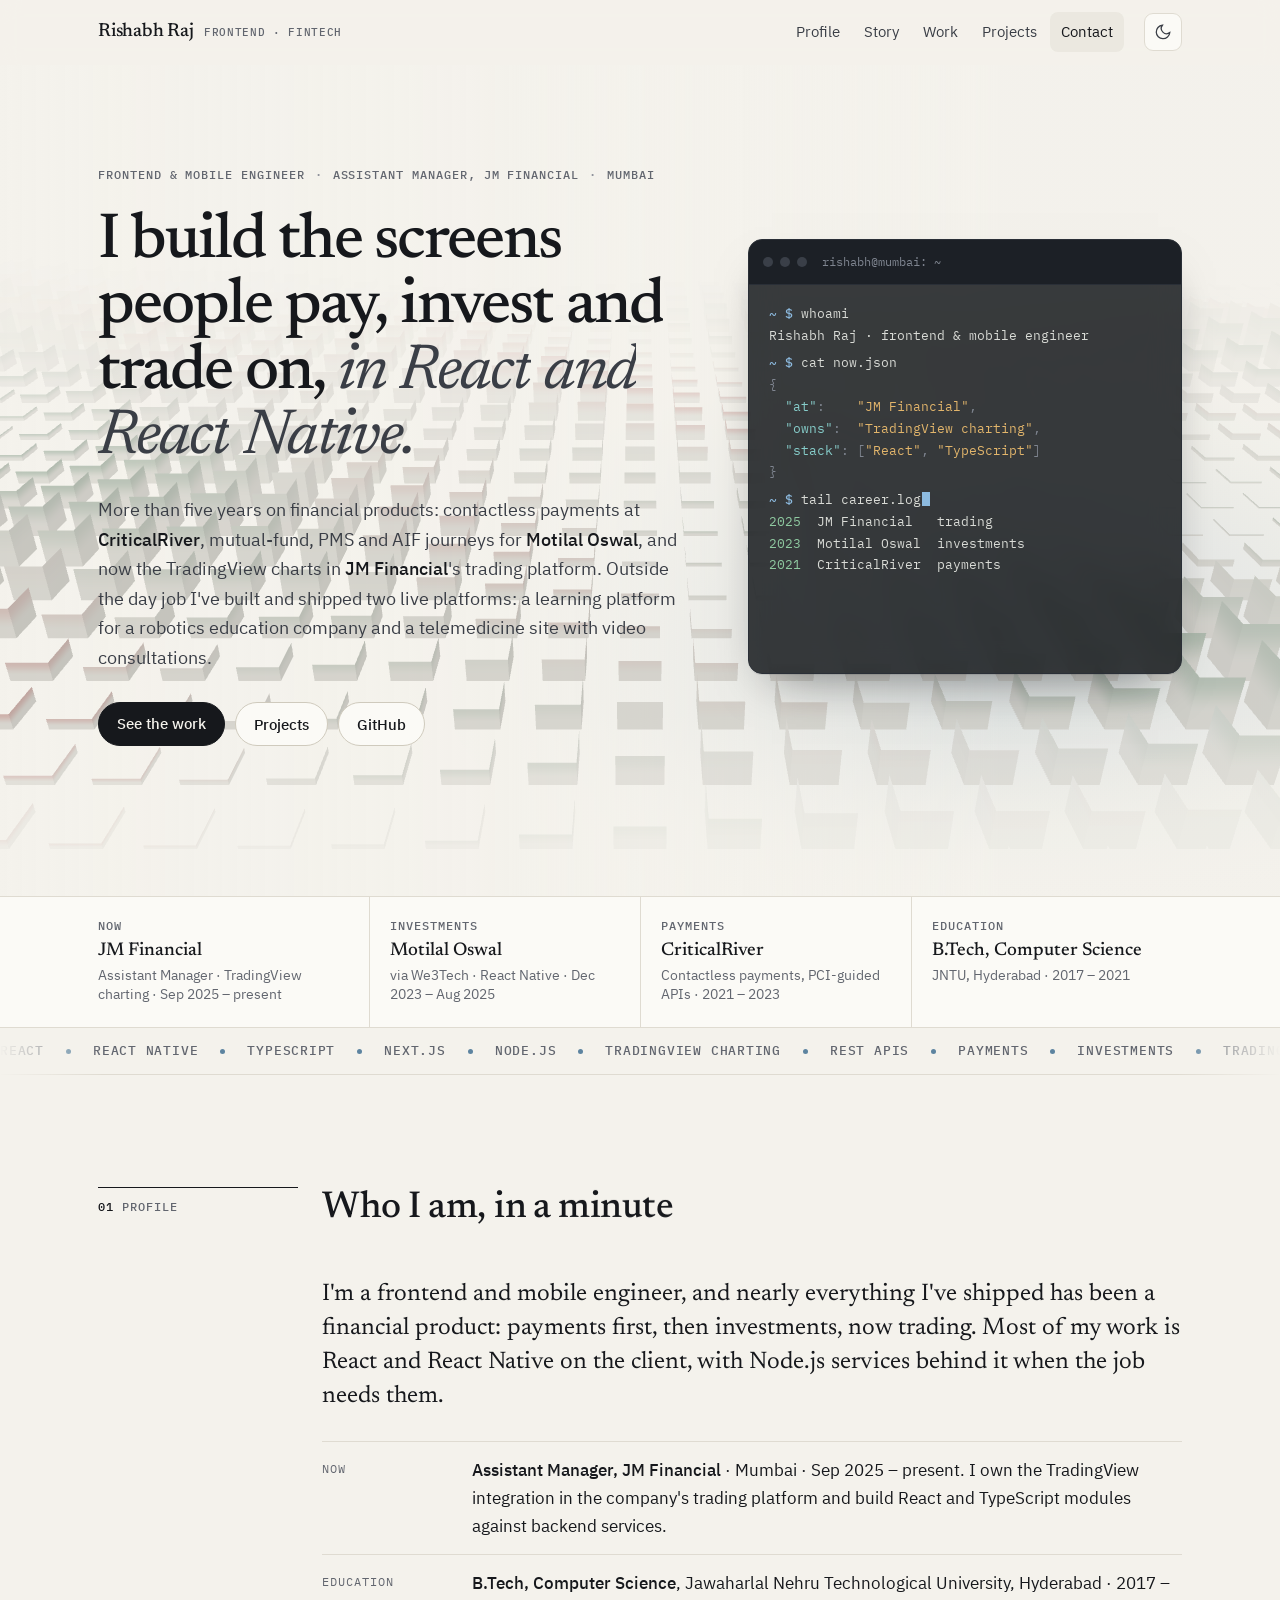
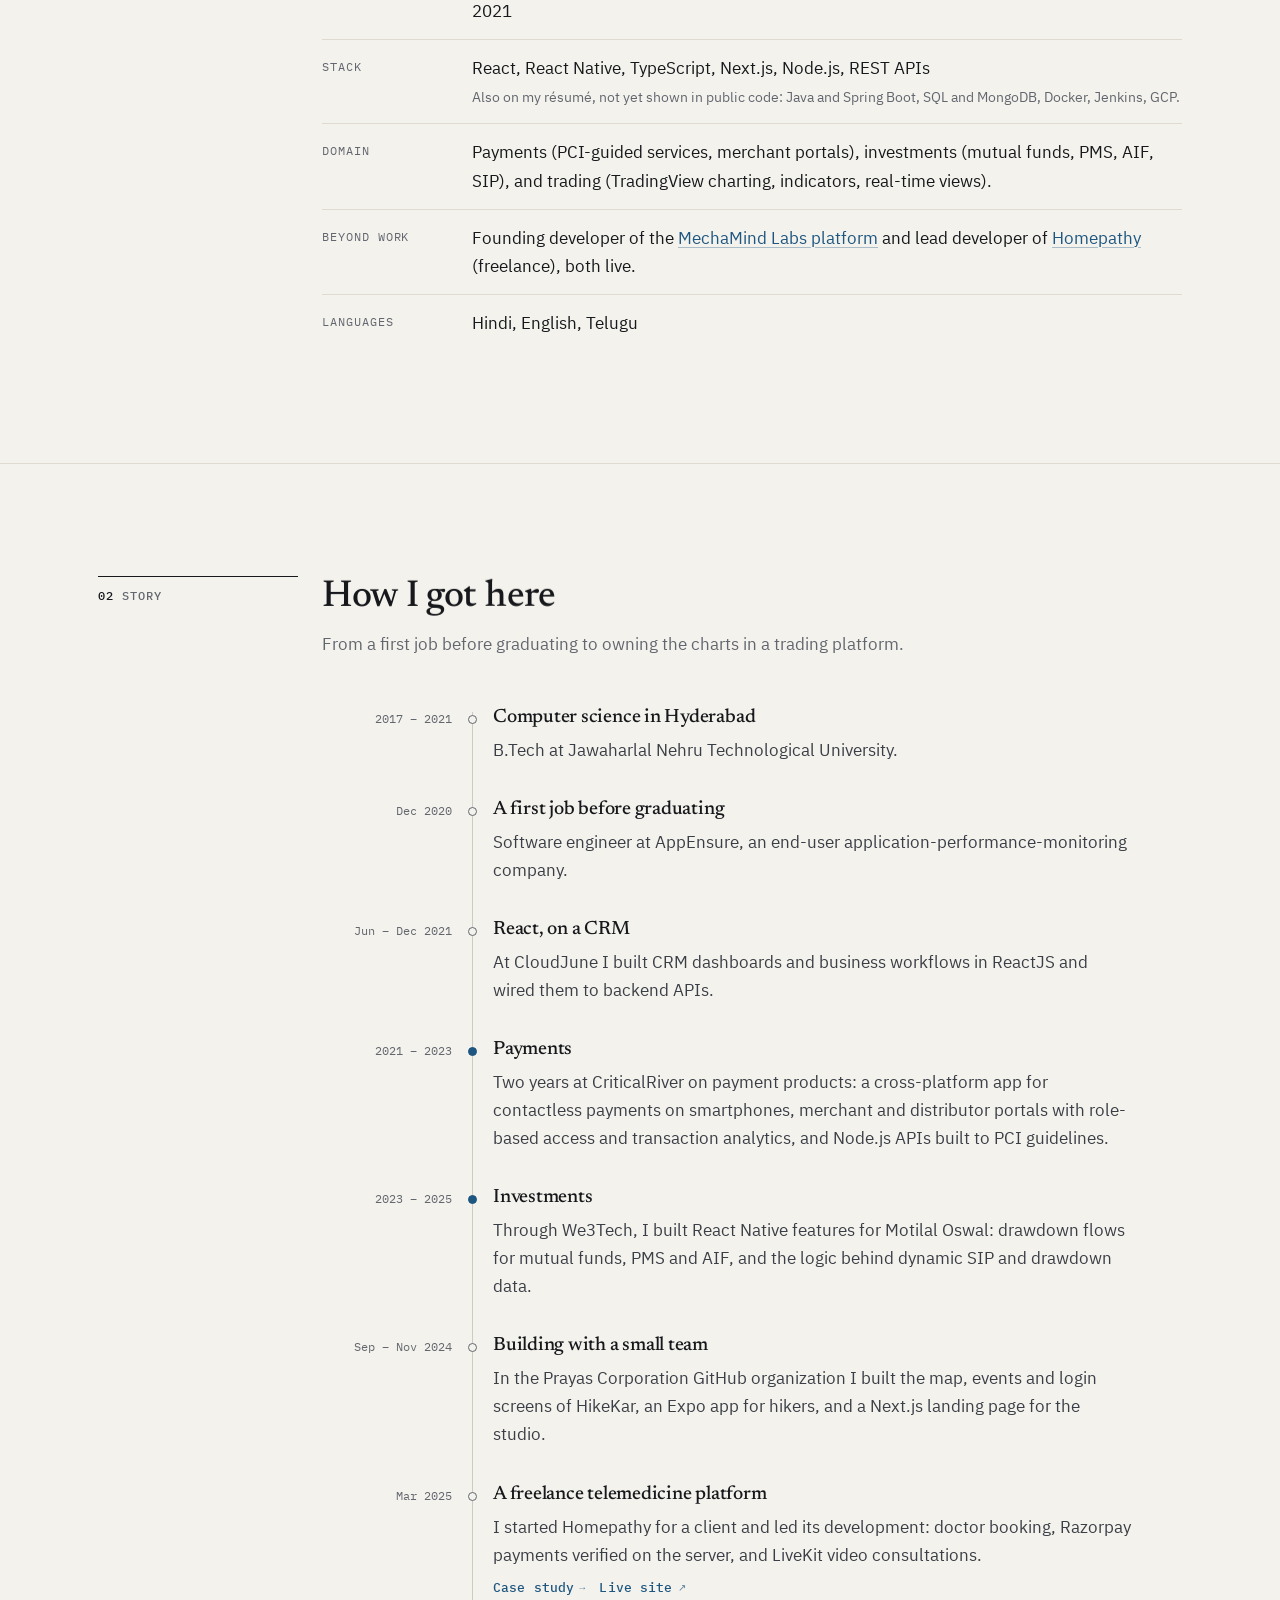
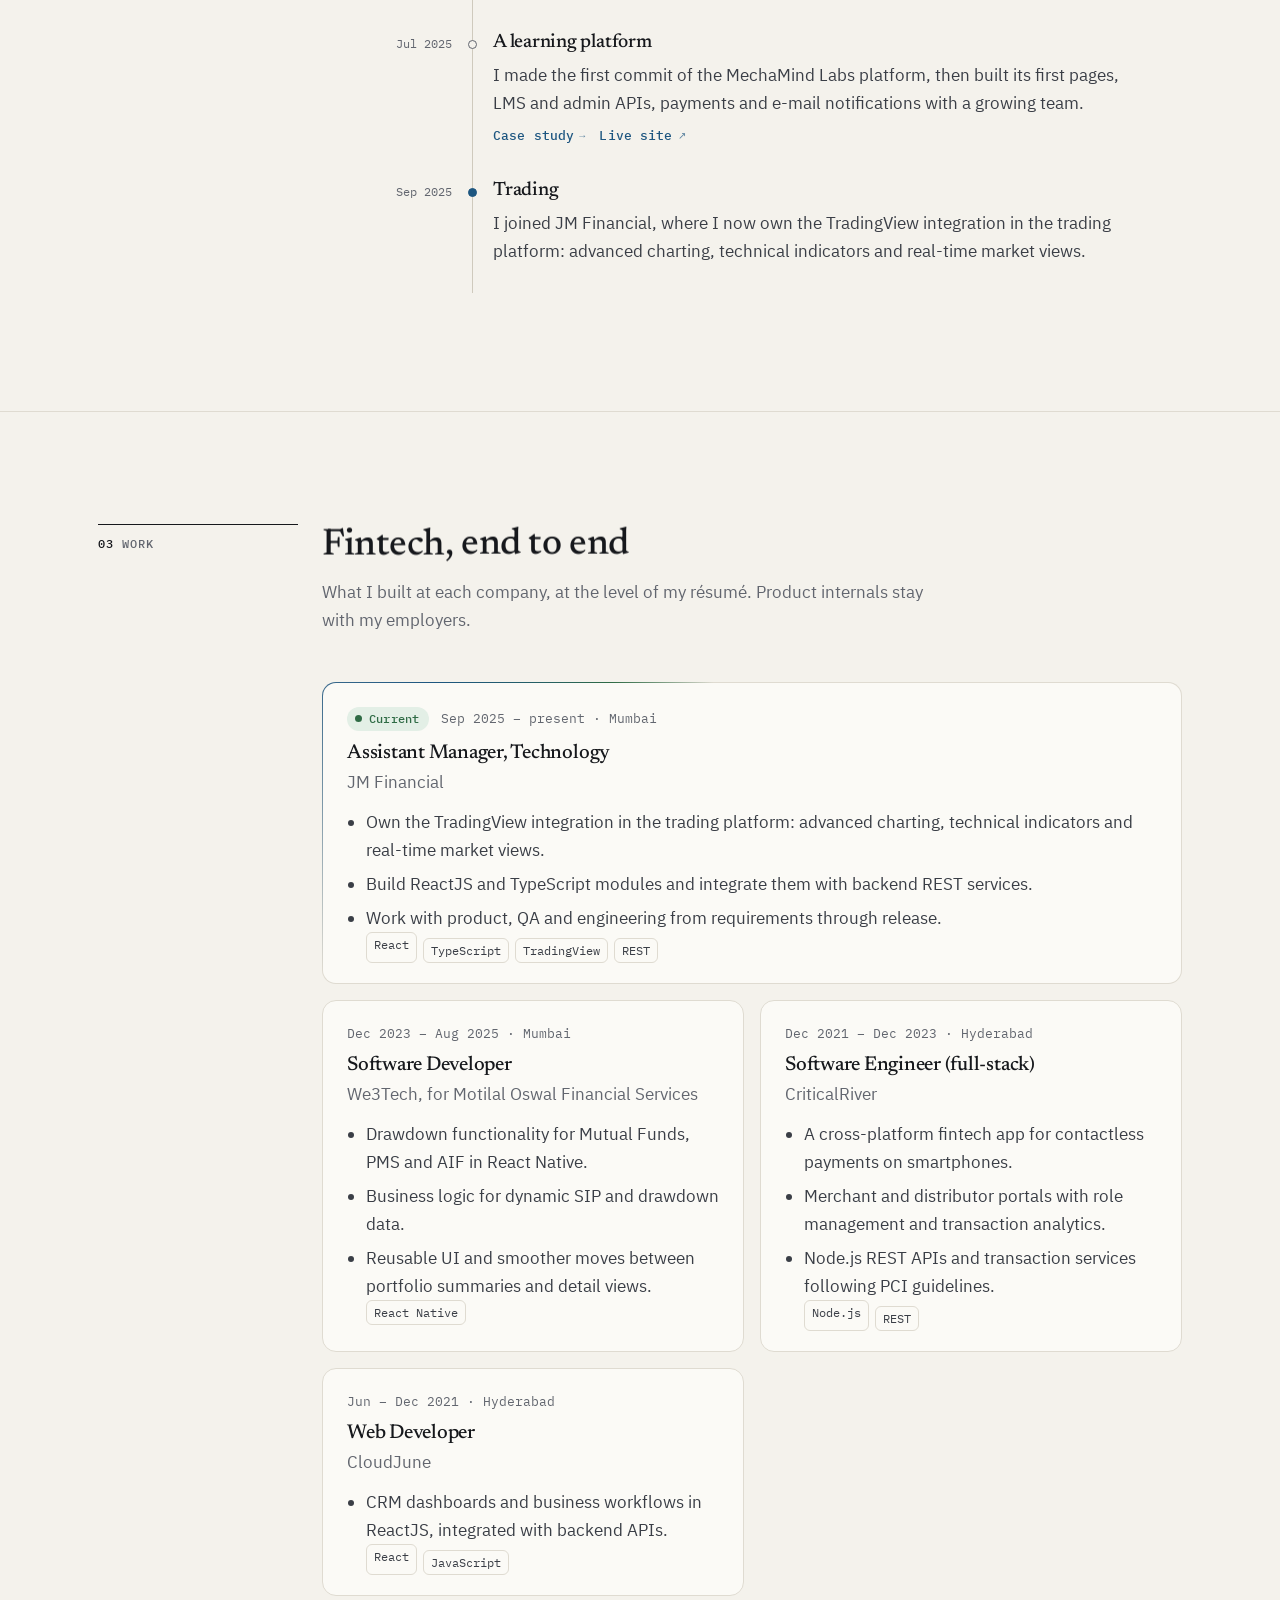
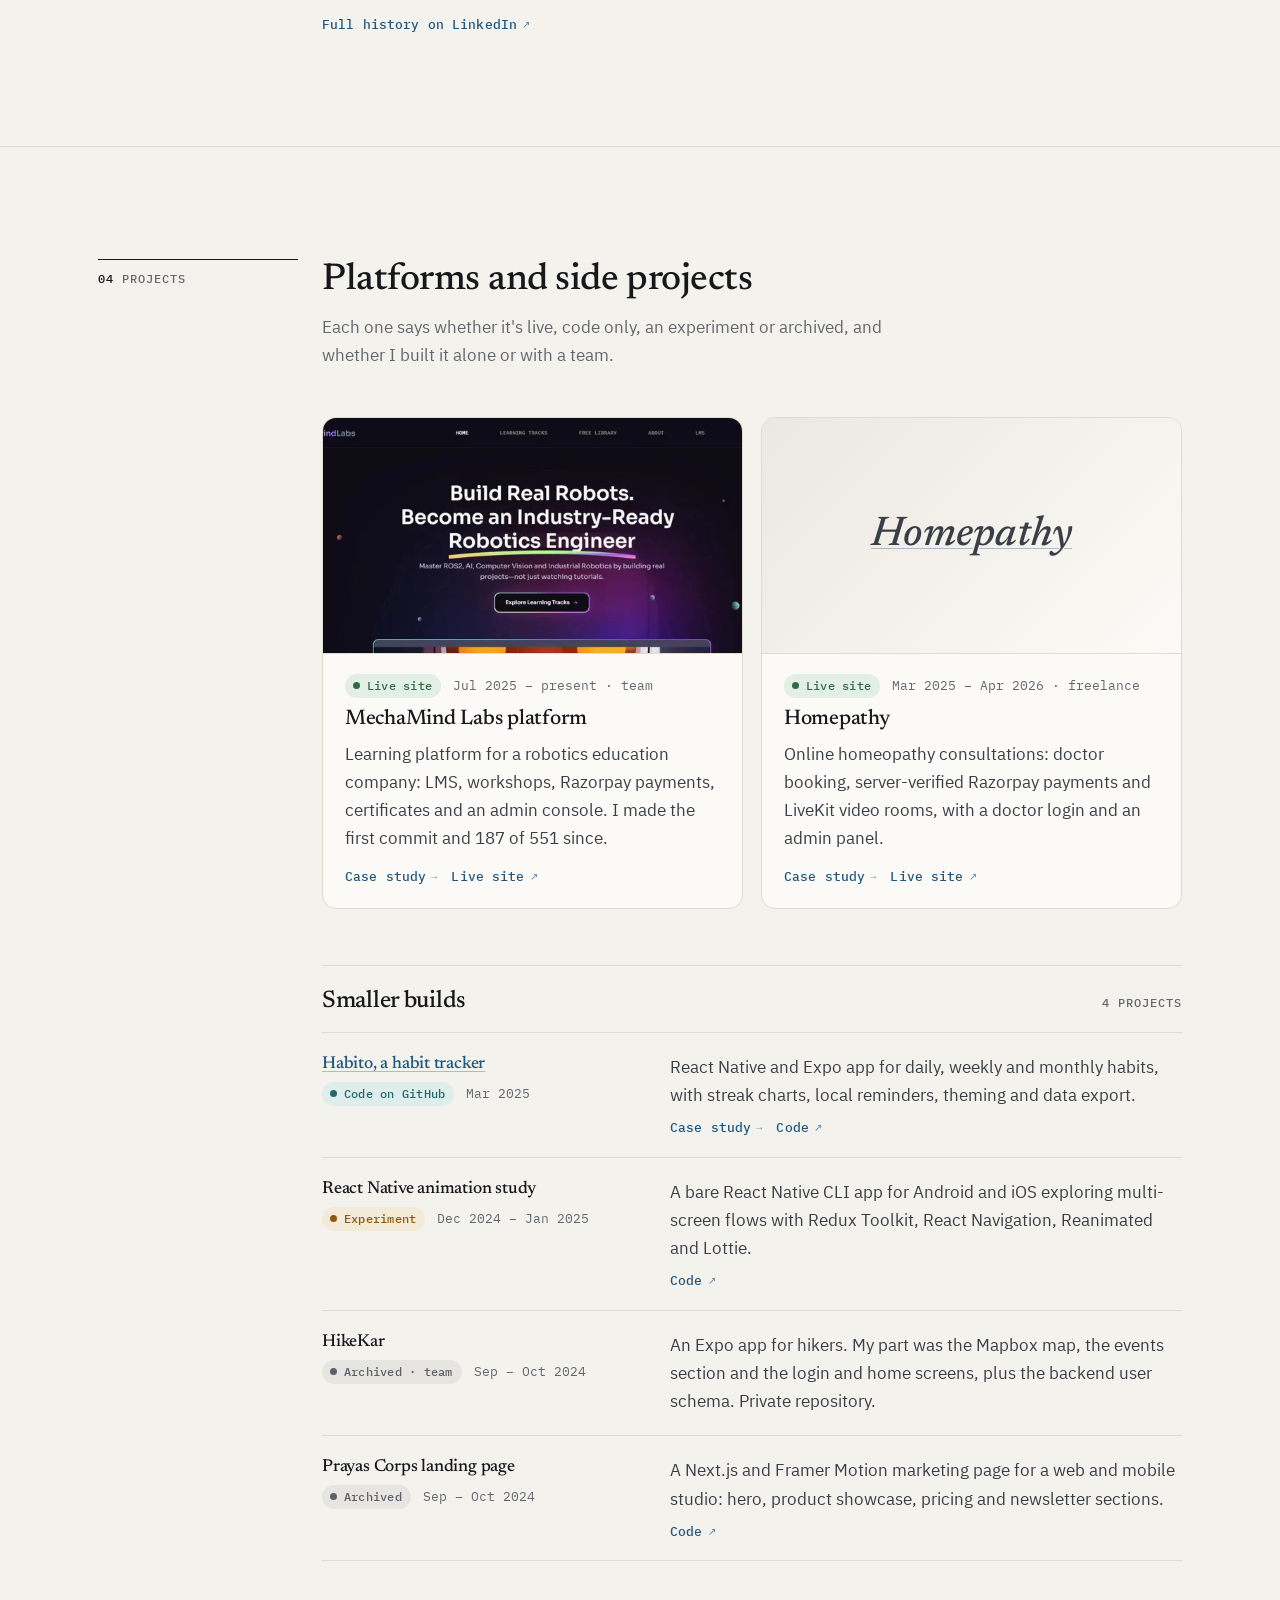
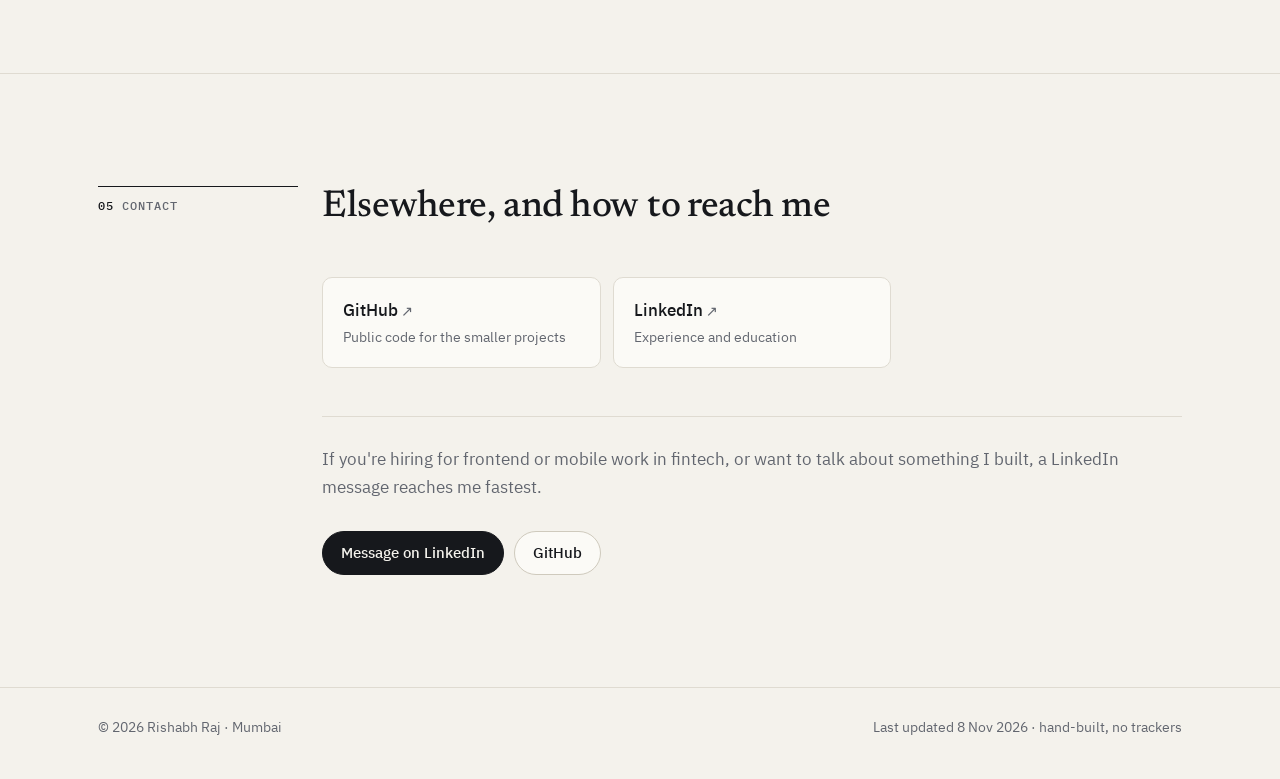
<file: index.html>
<!doctype html>
<html lang="en">
<head>
<meta charset="utf-8">
<meta name="viewport" content="width=device-width, initial-scale=1">
<title>Rishabh Raj · Frontend &amp; mobile engineer (fintech)</title>
<meta name="description" content="Rishabh Raj builds frontend and mobile software for trading, investment and payment products in Mumbai: TradingView charting at JM Financial, investment journeys for Motilal Oswal, contactless payments at CriticalRiver.">
<link rel="canonical" href="https://rishabh-raj-dev.github.io/">
<meta name="theme-color" content="#f3efe6" media="(prefers-color-scheme: light)">
<meta name="theme-color" content="#121110" media="(prefers-color-scheme: dark)">
<meta property="og:type" content="website">
<meta property="og:title" content="Rishabh Raj · Frontend &amp; mobile engineer (fintech)">
<meta property="og:description" content="Trading, investment and payment interfaces in React and React Native, with public evidence for each project.">
<meta property="og:url" content="https://rishabh-raj-dev.github.io/">
<meta property="og:image" content="https://rishabh-raj-dev.github.io/assets/img/og.jpg">
<meta property="og:image:width" content="1200">
<meta property="og:image:height" content="630">
<meta name="twitter:card" content="summary_large_image">
<link rel="icon" href="favicon.svg" type="image/svg+xml">
<link rel="preload" href="assets/fonts/newsreader-latin-wght-normal.woff2" as="font" type="font/woff2" crossorigin>
<link rel="preload" href="assets/fonts/newsreader-latin-wght-italic.woff2" as="font" type="font/woff2" crossorigin>
<link rel="preload" href="assets/fonts/ibm-plex-sans-latin-400-normal.woff2" as="font" type="font/woff2" crossorigin>
<link rel="stylesheet" href="assets/css/site.css">
<script>try{var t=localStorage.getItem('theme');if(t==='light'||t==='dark')document.documentElement.setAttribute('data-theme',t)}catch(e){}</script>
<script type="application/ld+json">
{"@context":"https://schema.org","@type":"Person","name":"Rishabh Raj","url":"https://rishabh-raj-dev.github.io/","jobTitle":"Assistant Manager, Technology","worksFor":{"@type":"Organization","name":"JM Financial"},"alumniOf":[{"@type":"CollegeOrUniversity","name":"Jawaharlal Nehru Technological University"}],"address":{"@type":"PostalAddress","addressLocality":"Mumbai","addressCountry":"IN"},"knowsAbout":["React","React Native","TypeScript","Next.js","Node.js","Fintech","TradingView charting"],"sameAs":["https://github.com/rishabh-raj-dev","https://www.linkedin.com/in/rishabh-raj-dev/"]}
</script>
<script src="assets/vendor/gsap.min.js" defer></script>
<script src="assets/vendor/ScrollTrigger.min.js" defer></script>
<script src="assets/js/field.js" defer></script>
<script src="assets/js/site.js" defer></script>
</head>
<body>
<a class="skip" href="#main">Skip to content</a>

<header class="nav" id="top">
  <div class="wrap">
    <a class="brand" href="#top">Rishabh Raj<span>Frontend · Fintech</span></a>
    <ul id="menu">
      <li><a href="#profile">Profile</a></li>
      <li><a href="#story">Story</a></li>
      <li><a href="#work">Work</a></li>
      <li><a href="#projects">Projects</a></li>
      <li><a href="#contact">Contact</a></li>
    </ul>
    <div class="nav-tools">
      <button class="icon-btn" type="button" data-theme-toggle aria-label="Switch theme"><svg viewBox="0 0 24 24" fill="none" stroke="currentColor" stroke-width="1.7" stroke-linecap="round" aria-hidden="true"><path d="M21 12.8A9 9 0 1 1 11.2 3a7 7 0 0 0 9.8 9.8z"/></svg></button>
      <button class="icon-btn menu-btn" type="button" data-menu aria-controls="menu" aria-expanded="false" aria-label="Menu"><svg viewBox="0 0 24 24" fill="none" stroke="currentColor" stroke-width="1.7" stroke-linecap="round" aria-hidden="true"><path d="M4 7h16M4 12h16M4 17h16"/></svg></button>
    </div>
  </div>
</header>

<main id="main">

<!-- HERO -->
<section class="hero" aria-labelledby="hero-title">
  <canvas class="field" data-field aria-hidden="true"></canvas>
  <div class="wrap">
    <div>
      <div class="eyebrow"><span>Frontend &amp; mobile engineer</span><span>Assistant Manager, JM Financial</span><span>Mumbai</span></div>
      <h1 id="hero-title">I build the screens people pay, invest and trade on, <em>in React and React Native.</em></h1>
      <p class="lede">More than five years on financial products: contactless payments at <strong>CriticalRiver</strong>, mutual-fund, PMS and AIF journeys for <strong>Motilal Oswal</strong>, and now the TradingView charts in <strong>JM Financial</strong>'s trading platform. Outside the day job I've built and shipped two live platforms: a learning platform for a robotics education company and a telemedicine site with video consultations.</p>
      <div class="btns">
        <a class="btn primary" href="#work">See the work</a>
        <a class="btn" href="#projects">Projects</a>
        <a class="btn" href="https://github.com/rishabh-raj-dev" target="_blank" rel="noopener">GitHub</a>
      </div>
    </div>
    <div class="term" data-term aria-hidden="true">
      <div class="term-bar"><i></i><i></i><i></i><span>rishabh@mumbai: ~</span><button type="button" class="term-replay" data-term-replay tabindex="-1">replay</button></div>
<div class="term-body"><span class="ln cmd"><b>~ $</b> <span data-type>whoami</span></span>
<span class="ln out">Rishabh Raj · frontend &amp; mobile engineer</span>
<span class="ln cmd"><b>~ $</b> <span data-type>cat now.json</span></span>
<span class="ln out">{
  <s>"at"</s>:    <u>"JM Financial"</u>,
  <s>"owns"</s>:  <u>"TradingView charting"</u>,
  <s>"stack"</s>: [<u>"React"</u>, <u>"TypeScript"</u>]
}</span>
<span class="ln cmd"><b>~ $</b> <span data-type>tail career.log</span></span>
<span class="ln out"><em>2025</em>  JM Financial   trading
<em>2023</em>  Motilal Oswal  investments
<em>2021</em>  CriticalRiver  payments</span>
<span class="ln cmd"><b>~ $</b> <span data-type>ls shipped/</span></span>
<span class="ln out"><u>mechamindlabs.com</u>  <u>homepathy.in</u></span>
<span class="ln cmd last"><b>~ $</b> <span class="caret"></span></span></div>
    </div>
  </div>
</section>

<div class="glance">
  <div class="wrap">
    <div class="cell"><div class="label">Now</div><div class="v">JM Financial</div><div class="s">Assistant Manager · TradingView charting · Sep 2025 – present</div></div>
    <div class="cell"><div class="label">Investments</div><div class="v">Motilal Oswal</div><div class="s">via We3Tech · React Native · Dec 2023 – Aug 2025</div></div>
    <div class="cell"><div class="label">Payments</div><div class="v">CriticalRiver</div><div class="s">Contactless payments, PCI-guided APIs · 2021 – 2023</div></div>
    <div class="cell"><div class="label">Education</div><div class="v">B.Tech, Computer Science</div><div class="s">JNTU, Hyderabad · 2017 – 2021</div></div>
  </div>
</div>

<div class="stackline" aria-hidden="true"><div class="track" data-ticker><span>React</span><i></i><span>React Native</span><i></i><span>TypeScript</span><i></i><span>Next.js</span><i></i><span>Node.js</span><i></i><span>TradingView charting</span><i></i><span>REST APIs</span><i></i><span>Payments</span><i></i><span>Investments</span><i></i><span>Trading</span><i></i></div></div>

<!-- PROFILE -->
<section class="section" id="profile">
  <div class="wrap">
    <div class="sec-head reveal">
      <div class="num"><b>01</b>Profile</div>
      <div><h2>Who I am, in a minute</h2></div>
    </div>
    <div class="sec-body reveal">
      <p class="in-short">I'm a frontend and mobile engineer, and nearly everything I've shipped has been a financial product: payments first, then investments, now trading. Most of my work is React and React Native on the client, with Node.js services behind it when the job needs them.</p>
      <dl class="facts">
        <dt>Now</dt>
        <dd><strong>Assistant Manager, JM Financial</strong> · Mumbai · Sep 2025 – present. I own the TradingView integration in the company's trading platform and build React and TypeScript modules against backend services.</dd>
        <dt>Education</dt>
        <dd><strong>B.Tech, Computer Science</strong>, Jawaharlal Nehru Technological University, Hyderabad · 2017 – 2021</dd>
        <dt>Stack</dt>
        <dd>React, React Native, TypeScript, Next.js, Node.js, REST APIs<span class="aside">Also on my résumé, not yet shown in public code: Java and Spring Boot, SQL and MongoDB, Docker, Jenkins, GCP.</span></dd>
        <dt>Domain</dt>
        <dd>Payments (PCI-guided services, merchant portals), investments (mutual funds, PMS, AIF, SIP), and trading (TradingView charting, indicators, real-time views).</dd>
        <dt>Beyond work</dt>
        <dd>Founding developer of the <a href="projects/mechamind/">MechaMind Labs platform</a> and lead developer of <a href="projects/homepathy/">Homepathy</a> (freelance), both live.</dd>
        <dt>Languages</dt>
        <dd>Hindi, English, Telugu</dd>
      </dl>
    </div>
  </div>
</section>

<!-- STORY -->
<section class="section" id="story">
  <div class="wrap">
    <div class="sec-head reveal">
      <div class="num"><b>02</b>Story</div>
      <div><h2>How I got here</h2><p class="lead">From a first job before graduating to owning the charts in a trading platform.</p></div>
    </div>
    <div class="sec-body">
      <ol class="story"><li class="story-line" aria-hidden="true"><span data-story-fill></span></li>
        <li class="chapter reveal"><div class="when">2017 – 2021</div><div><h3>Computer science in Hyderabad</h3><p>B.Tech at Jawaharlal Nehru Technological University.</p></div></li>
        <li class="chapter reveal"><div class="when">Dec 2020</div><div><h3>A first job before graduating</h3><p>Software engineer at AppEnsure, an end-user application-performance-monitoring company.</p></div></li>
        <li class="chapter reveal"><div class="when">Jun – Dec 2021</div><div><h3>React, on a CRM</h3><p>At CloudJune I built CRM dashboards and business workflows in ReactJS and wired them to backend APIs.</p></div></li>
        <li class="chapter key reveal"><div class="when">2021 – 2023</div><div><h3>Payments</h3><p>Two years at CriticalRiver on payment products: a cross-platform app for contactless payments on smartphones, merchant and distributor portals with role-based access and transaction analytics, and Node.js APIs built to PCI guidelines.</p></div></li>
        <li class="chapter key reveal"><div class="when">2023 – 2025</div><div><h3>Investments</h3><p>Through We3Tech, I built React Native features for Motilal Oswal: drawdown flows for mutual funds, PMS and AIF, and the logic behind dynamic SIP and drawdown data.</p></div></li>
        <li class="chapter reveal"><div class="when">Sep – Nov 2024</div><div><h3>Building with a small team</h3><p>In the Prayas Corporation GitHub organization I built the map, events and login screens of HikeKar, an Expo app for hikers, and a Next.js landing page for the studio.</p></div></li>
        <li class="chapter reveal"><div class="when">Mar 2025</div><div><h3>A freelance telemedicine platform</h3><p>I started Homepathy for a client and led its development: doctor booking, Razorpay payments verified on the server, and LiveKit video consultations.</p><div class="chips"><a class="chip int" href="projects/homepathy/">Case study</a><a class="chip" href="https://homepathy.in/" target="_blank" rel="noopener">Live site</a></div></div></li>
        <li class="chapter reveal"><div class="when">Jul 2025</div><div><h3>A learning platform</h3><p>I made the first commit of the MechaMind Labs platform, then built its first pages, LMS and admin APIs, payments and e-mail notifications with a growing team.</p><div class="chips"><a class="chip int" href="projects/mechamind/">Case study</a><a class="chip" href="https://www.mechamindlabs.com/" target="_blank" rel="noopener">Live site</a></div></div></li>
        <li class="chapter key reveal"><div class="when">Sep 2025</div><div><h3>Trading</h3><p>I joined JM Financial, where I now own the TradingView integration in the trading platform: advanced charting, technical indicators and real-time market views.</p></div></li>
      </ol>
    </div>
  </div>
</section>

<!-- WORK -->
<section class="section" id="work">
  <div class="wrap">
    <div class="sec-head reveal">
      <div class="num"><b>03</b>Work</div>
      <div><h2>Fintech, end to end</h2><p class="lead">What I built at each company, at the level of my résumé. Product internals stay with my employers.</p></div>
    </div>
    <div class="sec-body">
      <div class="roles">
        <article class="role now reveal">
          <div class="meta"><span class="status st-live">Current</span><span class="dates">Sep 2025 – present · Mumbai</span></div>
          <h3>Assistant Manager, Technology</h3>
          <p class="org">JM Financial</p>
          <ul>
            <li>Own the TradingView integration in the trading platform: advanced charting, technical indicators and real-time market views.</li>
            <li>Build ReactJS and TypeScript modules and integrate them with backend REST services.</li>
            <li>Work with product, QA and engineering from requirements through release.</li>
          </ul>
          <ul class="tags" aria-label="Technologies"><li>React</li><li>TypeScript</li><li>TradingView</li><li>REST</li></ul>
        </article>
        <article class="role reveal">
          <div class="meta"><span class="dates">Dec 2023 – Aug 2025 · Mumbai</span></div>
          <h3>Software Developer</h3>
          <p class="org">We3Tech, for Motilal Oswal Financial Services</p>
          <ul>
            <li>Drawdown functionality for Mutual Funds, PMS and AIF in React Native.</li>
            <li>Business logic for dynamic SIP and drawdown data.</li>
            <li>Reusable UI and smoother moves between portfolio summaries and detail views.</li>
          </ul>
          <ul class="tags" aria-label="Technologies"><li>React Native</li></ul>
        </article>
        <article class="role reveal">
          <div class="meta"><span class="dates">Dec 2021 – Dec 2023 · Hyderabad</span></div>
          <h3>Software Engineer (full-stack)</h3>
          <p class="org">CriticalRiver</p>
          <ul>
            <li>A cross-platform fintech app for contactless payments on smartphones.</li>
            <li>Merchant and distributor portals with role management and transaction analytics.</li>
            <li>Node.js REST APIs and transaction services following PCI guidelines.</li>
          </ul>
          <ul class="tags" aria-label="Technologies"><li>Node.js</li><li>REST</li></ul>
        </article>
        <article class="role reveal">
          <div class="meta"><span class="dates">Jun – Dec 2021 · Hyderabad</span></div>
          <h3>Web Developer</h3>
          <p class="org">CloudJune</p>
          <ul><li>CRM dashboards and business workflows in ReactJS, integrated with backend APIs.</li></ul>
          <ul class="tags" aria-label="Technologies"><li>React</li><li>JavaScript</li></ul>
        </article>
      </div>
      <div class="chips reveal" style="margin-top:20px"><a class="chip" href="https://www.linkedin.com/in/rishabh-raj-dev/" target="_blank" rel="noopener">Full history on LinkedIn</a></div>
    </div>
  </div>
</section>

<!-- PROJECTS -->
<section class="section" id="projects">
  <div class="wrap">
    <div class="sec-head reveal">
      <div class="num"><b>04</b>Projects</div>
      <div><h2>Platforms and side projects</h2><p class="lead">Each one says whether it's live, code only, an experiment or archived, and whether I built it alone or with a team.</p></div>
    </div>
    <div class="sec-body">
      <div class="proj-grid">
        <article class="proj reveal">
          <a class="media" href="projects/mechamind/" tabindex="-1" aria-hidden="true"><img src="assets/img/mechamind-home-720.webp" srcset="assets/img/mechamind-home-720.webp 720w, assets/img/mechamind-home-1280.webp 1280w" sizes="(max-width:760px) 92vw, 440px" width="1280" height="592" loading="lazy" decoding="async" alt="MechaMind Labs home page with the headline Build Real Robots"></a>
          <div class="body">
            <div class="meta"><span class="status st-live">Live site</span><span class="dates">Jul 2025 – present · team</span></div>
            <h3><a href="projects/mechamind/">MechaMind Labs platform</a></h3>
            <p>Learning platform for a robotics education company: LMS, workshops, Razorpay payments, certificates and an admin console. I made the first commit and 187 of 551 since.</p>
            <div class="chips"><a class="chip int" href="projects/mechamind/">Case study</a><a class="chip" href="https://www.mechamindlabs.com/" target="_blank" rel="noopener">Live site</a></div>
          </div>
        </article>
        <article class="proj reveal">
          <a class="media type" href="projects/homepathy/" tabindex="-1" aria-hidden="true">Homepathy</a>
          <div class="body">
            <div class="meta"><span class="status st-live">Live site</span><span class="dates">Mar 2025 – Apr 2026 · freelance</span></div>
            <h3><a href="projects/homepathy/">Homepathy</a></h3>
            <p>Online homeopathy consultations: doctor booking, server-verified Razorpay payments and LiveKit video rooms, with a doctor login and an admin panel.</p>
            <div class="chips"><a class="chip int" href="projects/homepathy/">Case study</a><a class="chip" href="https://homepathy.in/" target="_blank" rel="noopener">Live site</a></div>
          </div>
        </article>
      </div>

      <div class="sub reveal"><h3>Smaller builds</h3><span class="label">4 projects</span></div>
      <div class="rows">
        <div class="row reveal">
          <div><h4><a href="projects/habito/">Habito, a habit tracker</a></h4><div class="meta"><span class="status st-code">Code on GitHub</span><span class="dates">Mar 2025</span></div></div>
          <div><p>React Native and Expo app for daily, weekly and monthly habits, with streak charts, local reminders, theming and data export.</p><div class="chips"><a class="chip int" href="projects/habito/">Case study</a><a class="chip" href="https://github.com/rishabh-raj-dev/niyam-it" target="_blank" rel="noopener">Code</a></div></div>
        </div>
        <div class="row reveal">
          <div><h4>React Native animation study</h4><div class="meta"><span class="status st-exp">Experiment</span><span class="dates">Dec 2024 – Jan 2025</span></div></div>
          <div><p>A bare React Native CLI app for Android and iOS exploring multi-screen flows with Redux Toolkit, React Navigation, Reanimated and Lottie.</p><div class="chips"><a class="chip" href="https://github.com/rishabh-raj-dev/loan-app" target="_blank" rel="noopener">Code</a></div></div>
        </div>
        <div class="row reveal">
          <div><h4>HikeKar</h4><div class="meta"><span class="status st-arch">Archived · team</span><span class="dates">Sep – Oct 2024</span></div></div>
          <div><p>An Expo app for hikers. My part was the Mapbox map, the events section and the login and home screens, plus the backend user schema. Private repository.</p></div>
        </div>
        <div class="row reveal">
          <div><h4>Prayas Corps landing page</h4><div class="meta"><span class="status st-arch">Archived</span><span class="dates">Sep – Oct 2024</span></div></div>
          <div><p>A Next.js and Framer Motion marketing page for a web and mobile studio: hero, product showcase, pricing and newsletter sections.</p><div class="chips"><a class="chip" href="https://github.com/rishabh-raj-dev/prayas-corps" target="_blank" rel="noopener">Code</a></div></div>
        </div>
      </div>
    </div>
  </div>
</section>

<!-- CONTACT -->
<section class="section" id="contact">
  <div class="wrap">
    <div class="sec-head reveal">
      <div class="num"><b>05</b>Contact</div>
      <div><h2>Elsewhere, and how to reach me</h2></div>
    </div>
    <div class="sec-body">
      <div class="else reveal">
        <a href="https://github.com/rishabh-raj-dev" target="_blank" rel="noopener"><div class="p">GitHub</div><div class="r">Public code for the smaller projects</div></a>
        <a href="https://www.linkedin.com/in/rishabh-raj-dev/" target="_blank" rel="noopener"><div class="p">LinkedIn</div><div class="r">Experience and education</div></a>
      </div>
      <div class="contact reveal">
        <div>
          <p class="muted" style="margin-bottom:6px">If you're hiring for frontend or mobile work in fintech, or want to talk about something I built, a LinkedIn message reaches me fastest.</p>
        </div>
        <div class="btns">
          <a class="btn primary" href="https://www.linkedin.com/in/rishabh-raj-dev/" target="_blank" rel="noopener">Message on LinkedIn</a>
          <a class="btn" href="https://github.com/rishabh-raj-dev" target="_blank" rel="noopener">GitHub</a>
        </div>
      </div>
    </div>
  </div>
</section>

</main>

<footer class="site">
  <div class="wrap">
    <span>© 2026 Rishabh Raj · Mumbai</span>
    <span>Last updated 8 Nov 2026 · hand-built, no trackers</span>
  </div>
</footer>
</body>
</html>
</file>
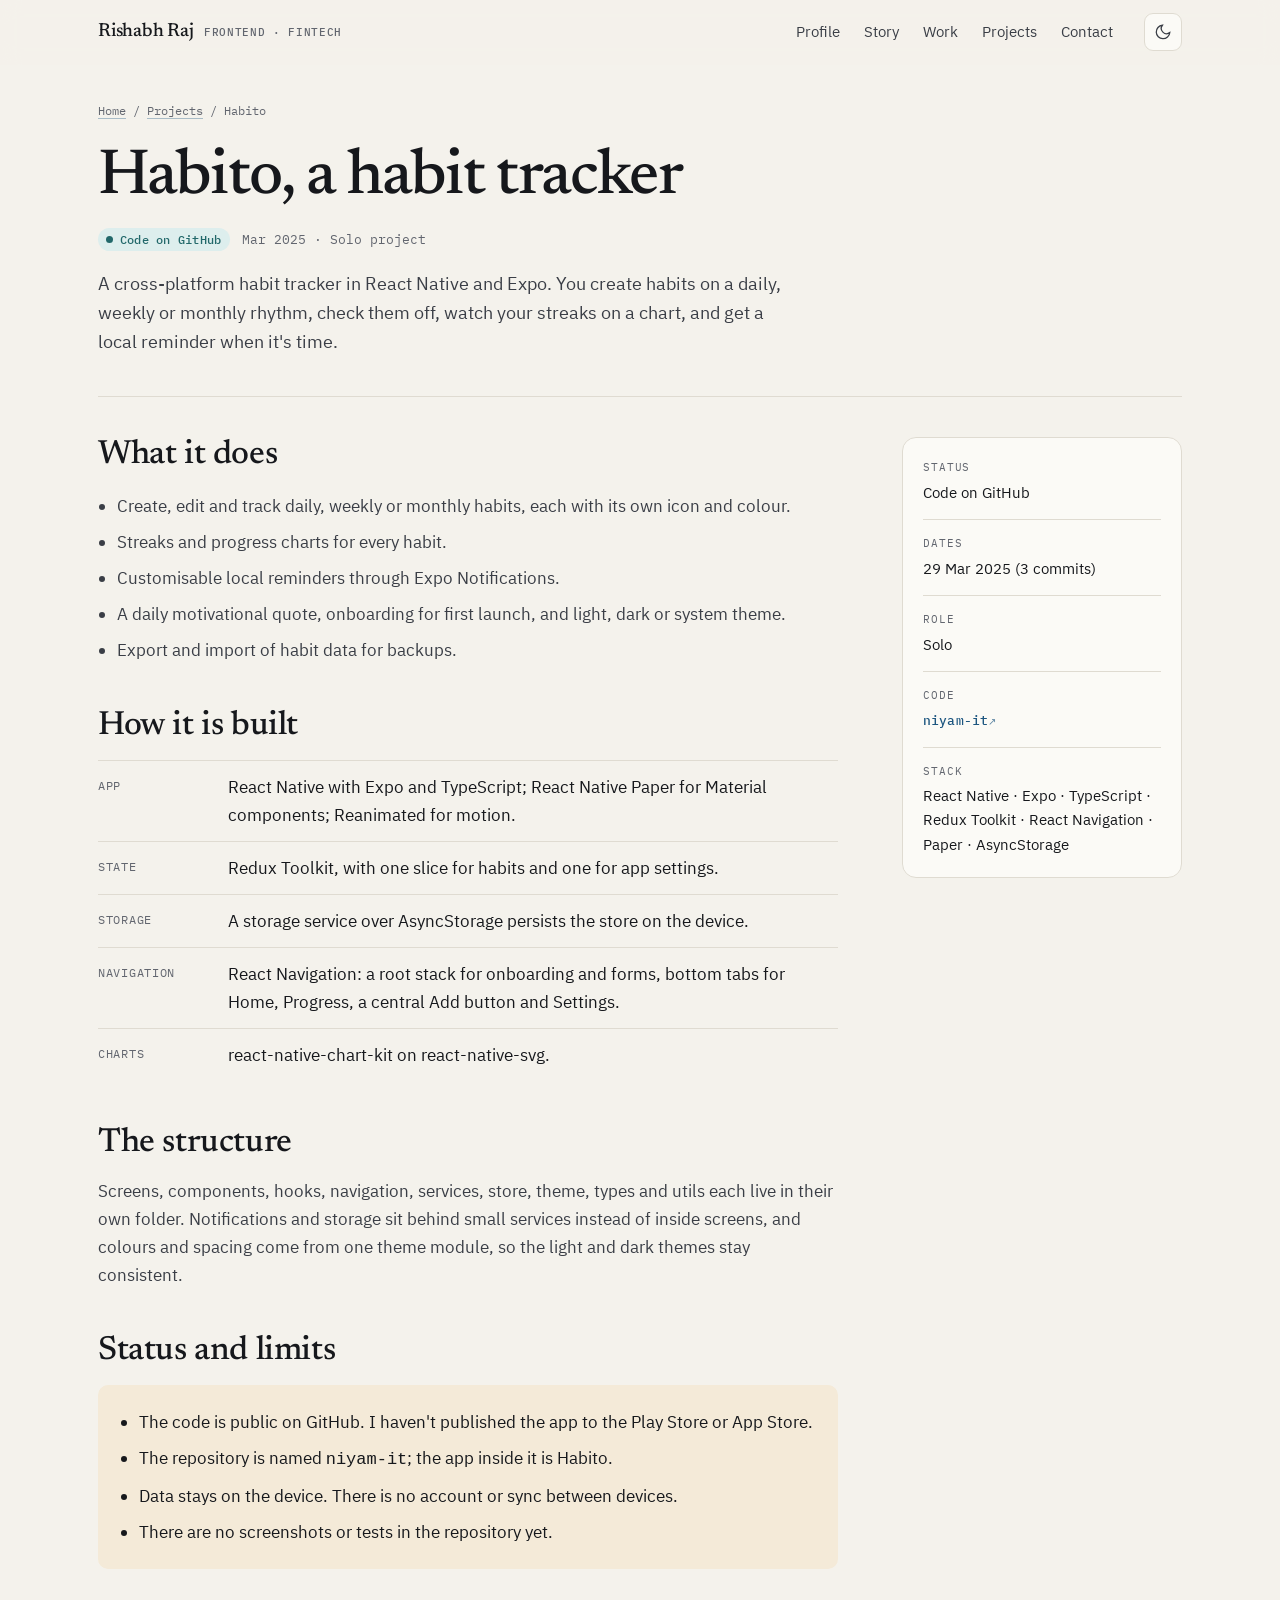
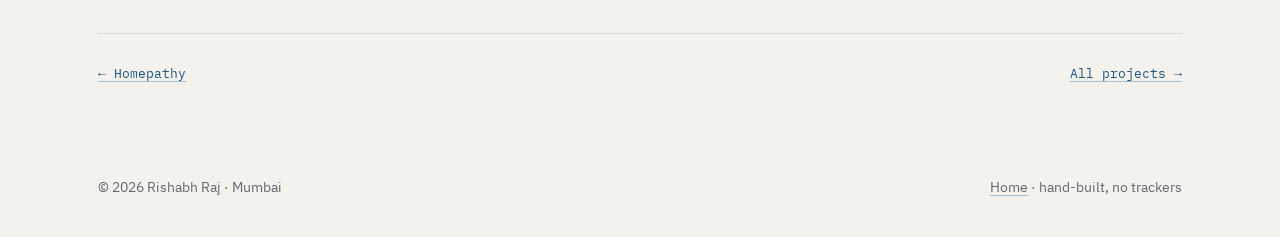
<file: projects/habito/index.html>
<!doctype html>
<html lang="en">
<head>
<meta charset="utf-8">
<meta name="viewport" content="width=device-width, initial-scale=1">
<title>Habito · Rishabh Raj</title>
<meta name="description" content="Habito, a React Native and Expo habit tracker by Rishabh Raj: streaks, local reminders, progress charts and data export.">
<link rel="canonical" href="https://rishabh-raj-dev.github.io/projects/habito/">
<meta name="theme-color" content="#f3efe6" media="(prefers-color-scheme: light)">
<meta name="theme-color" content="#121110" media="(prefers-color-scheme: dark)">
<meta property="og:type" content="article">
<meta property="og:title" content="Habito · case study">
<meta property="og:description" content="A React Native and Expo habit tracker.">
<meta property="og:url" content="https://rishabh-raj-dev.github.io/projects/habito/">
<meta property="og:image" content="https://rishabh-raj-dev.github.io/assets/img/og.jpg">
<meta name="twitter:card" content="summary_large_image">
<link rel="icon" href="../../favicon.svg" type="image/svg+xml">
<link rel="preload" href="../../assets/fonts/newsreader-latin-wght-normal.woff2" as="font" type="font/woff2" crossorigin>
<link rel="preload" href="../../assets/fonts/ibm-plex-sans-latin-400-normal.woff2" as="font" type="font/woff2" crossorigin>
<link rel="stylesheet" href="../../assets/css/site.css">
<script>try{var t=localStorage.getItem('theme');if(t==='light'||t==='dark')document.documentElement.setAttribute('data-theme',t)}catch(e){}</script>
<script src="../../assets/js/site.js" defer></script>
</head>
<body>
<a class="skip" href="#main">Skip to content</a>
<header class="nav" id="top">
  <div class="wrap">
    <a class="brand" href="../../">Rishabh Raj<span>Frontend · Fintech</span></a>
    <ul id="menu">
      <li><a href="../../#profile">Profile</a></li>
      <li><a href="../../#story">Story</a></li>
      <li><a href="../../#work">Work</a></li>
      <li><a href="../../#projects">Projects</a></li>
      <li><a href="../../#contact">Contact</a></li>
    </ul>
    <div class="nav-tools">
      <button class="icon-btn" type="button" data-theme-toggle aria-label="Switch theme"><svg viewBox="0 0 24 24" fill="none" stroke="currentColor" stroke-width="1.7" stroke-linecap="round" aria-hidden="true"><path d="M21 12.8A9 9 0 1 1 11.2 3a7 7 0 0 0 9.8 9.8z"/></svg></button>
      <button class="icon-btn menu-btn" type="button" data-menu aria-controls="menu" aria-expanded="false" aria-label="Menu"><svg viewBox="0 0 24 24" fill="none" stroke="currentColor" stroke-width="1.7" stroke-linecap="round" aria-hidden="true"><path d="M4 7h16M4 12h16M4 17h16"/></svg></button>
    </div>
  </div>
</header>
<main id="main">
<div class="wrap">
  <nav class="crumbs" aria-label="Breadcrumb"><a href="../../">Home</a> / <a href="../../#projects">Projects</a> / Habito</nav>
  <header class="case-head">
    <h1>Habito, a habit tracker</h1>
    <div class="meta"><span class="status st-code">Code on GitHub</span><span class="dates">Mar 2025 · Solo project</span></div>
    <p class="lede">A cross-platform habit tracker in React Native and Expo. You create habits on a daily, weekly or monthly rhythm, check them off, watch your streaks on a chart, and get a local reminder when it's time.</p>
  </header>
  <div class="case-grid">
    <article class="case">
      <h2>What it does</h2>
      <ul>
        <li>Create, edit and track daily, weekly or monthly habits, each with its own icon and colour.</li>
        <li>Streaks and progress charts for every habit.</li>
        <li>Customisable local reminders through Expo Notifications.</li>
        <li>A daily motivational quote, onboarding for first launch, and light, dark or system theme.</li>
        <li>Export and import of habit data for backups.</li>
      </ul>

      <h2>How it is built</h2>
      <dl class="stack">
        <dt>App</dt><dd>React Native with Expo and TypeScript; React Native Paper for Material components; Reanimated for motion.</dd>
        <dt>State</dt><dd>Redux Toolkit, with one slice for habits and one for app settings.</dd>
        <dt>Storage</dt><dd>A storage service over AsyncStorage persists the store on the device.</dd>
        <dt>Navigation</dt><dd>React Navigation: a root stack for onboarding and forms, bottom tabs for Home, Progress, a central Add button and Settings.</dd>
        <dt>Charts</dt><dd>react-native-chart-kit on react-native-svg.</dd>
      </dl>

      <h2>The structure</h2>
      <p>Screens, components, hooks, navigation, services, store, theme, types and utils each live in their own folder. Notifications and storage sit behind small services instead of inside screens, and colours and spacing come from one theme module, so the light and dark themes stay consistent.</p>

      <h2>Status and limits</h2>
      <div class="limits"><ul>
        <li>The code is public on GitHub. I haven't published the app to the Play Store or App Store.</li>
        <li>The repository is named <code>niyam-it</code>; the app inside it is Habito.</li>
        <li>Data stays on the device. There is no account or sync between devices.</li>
        <li>There are no screenshots or tests in the repository yet.</li>
      </ul></div>
    </article>
    <aside><dl>
      <dt>Status</dt><dd>Code on GitHub</dd>
      <dt>Dates</dt><dd>29 Mar 2025 (3 commits)</dd>
      <dt>Role</dt><dd>Solo</dd>
      <dt>Code</dt><dd><a class="chip" href="https://github.com/rishabh-raj-dev/niyam-it" target="_blank" rel="noopener">niyam-it</a></dd>
      <dt>Stack</dt><dd>React Native · Expo · TypeScript · Redux Toolkit · React Navigation · Paper · AsyncStorage</dd>
    </dl></aside>
  </div>
  <div class="next-proj"><a href="../homepathy/">← Homepathy</a><a href="../../#projects">All projects →</a></div>
</div>
</main>
<footer class="site">
  <div class="wrap">
    <span>© 2026 Rishabh Raj · Mumbai</span>
    <span><a href="../../">Home</a> · hand-built, no trackers</span>
  </div>
</footer>
</body>
</html>
</file>
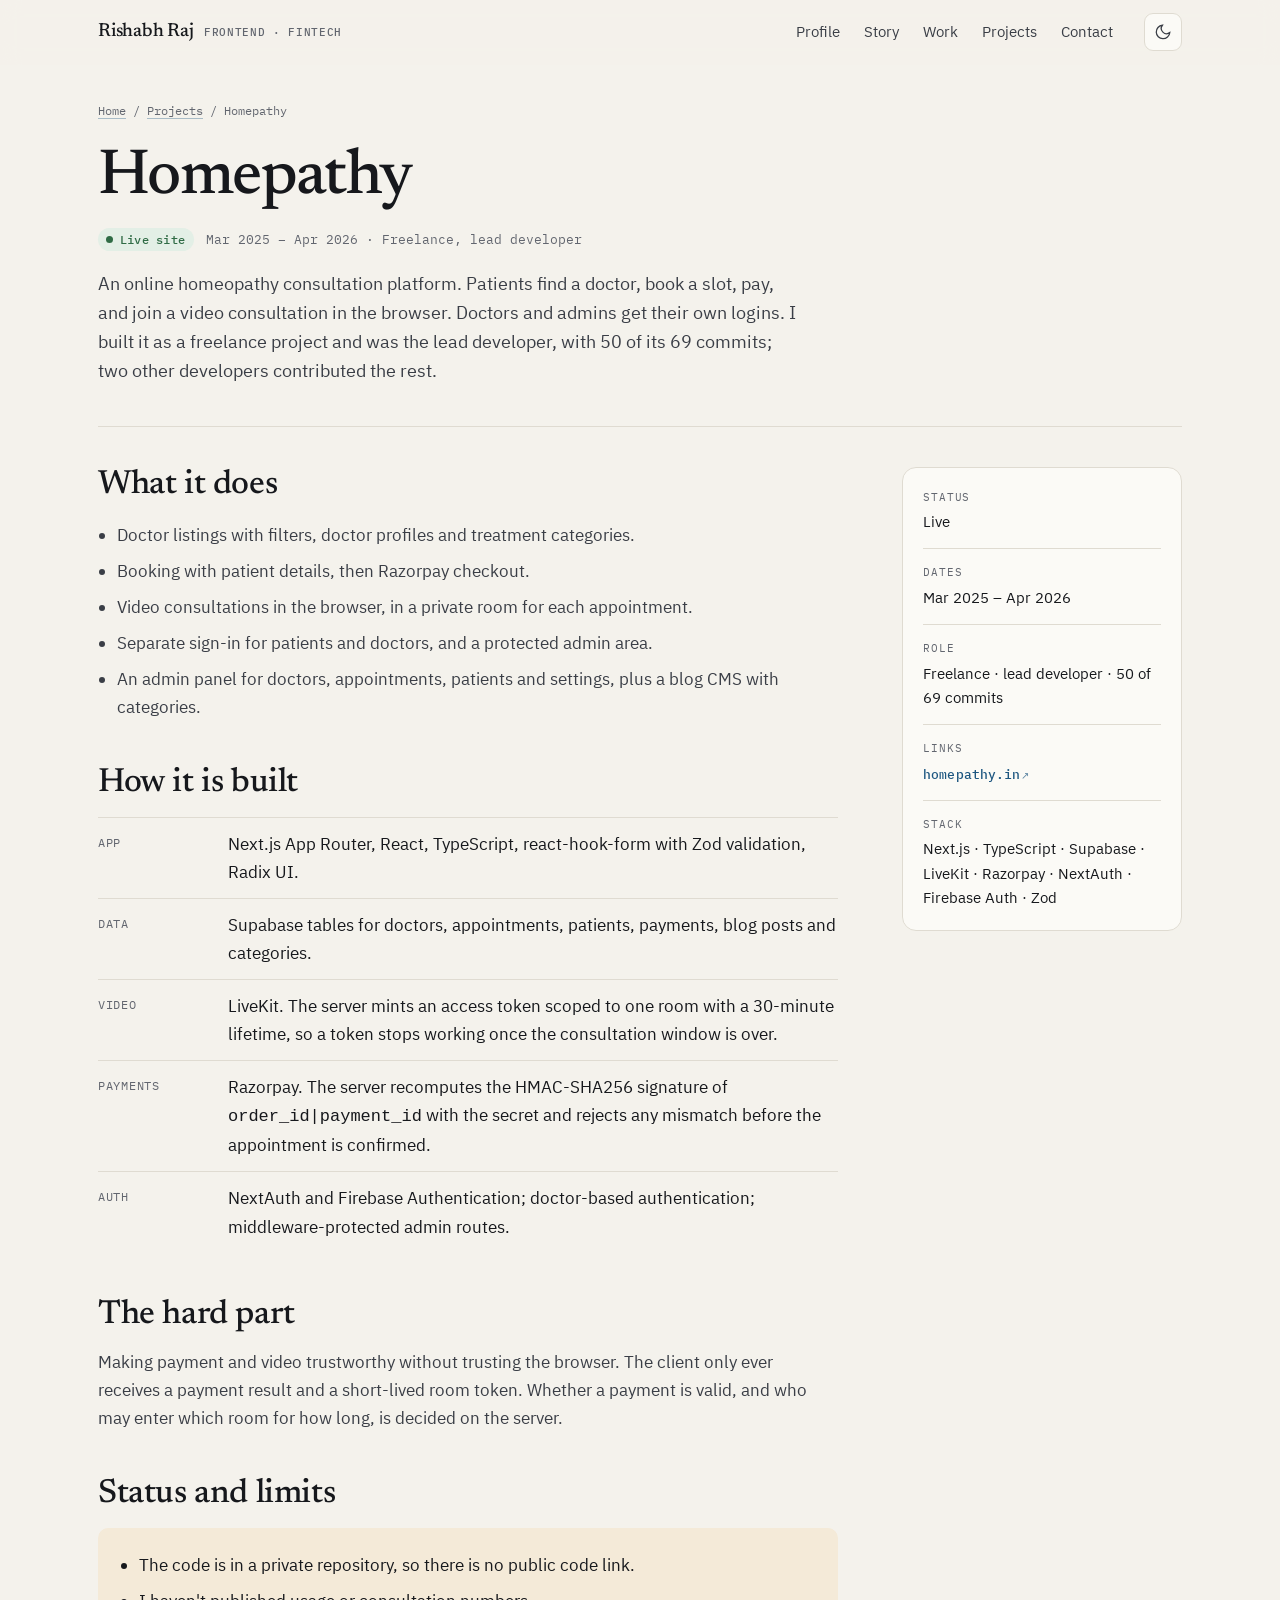
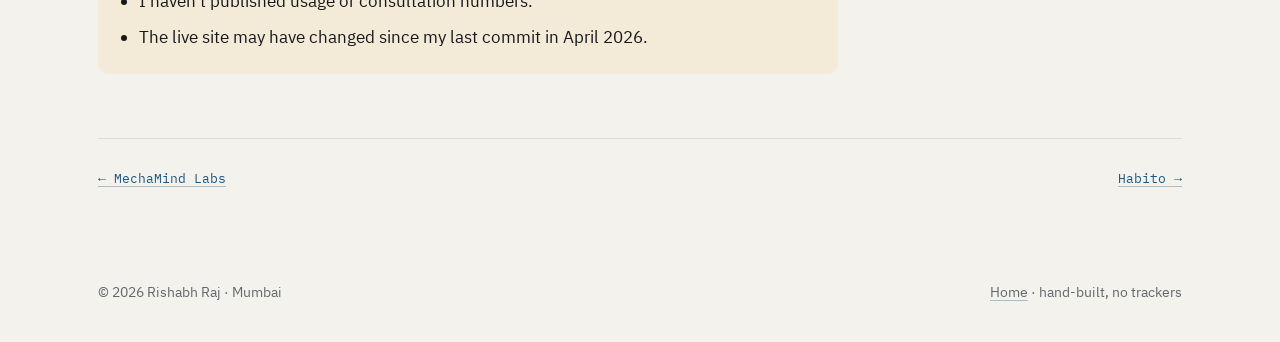
<file: projects/homepathy/index.html>
<!doctype html>
<html lang="en">
<head>
<meta charset="utf-8">
<meta name="viewport" content="width=device-width, initial-scale=1">
<title>Homepathy · Rishabh Raj</title>
<meta name="description" content="How Rishabh Raj built Homepathy, an online homeopathy consultation platform: doctor booking, Razorpay payments with server-side verification, and LiveKit video consultations.">
<link rel="canonical" href="https://rishabh-raj-dev.github.io/projects/homepathy/">
<meta name="theme-color" content="#f3efe6" media="(prefers-color-scheme: light)">
<meta name="theme-color" content="#121110" media="(prefers-color-scheme: dark)">
<meta property="og:type" content="article">
<meta property="og:title" content="Homepathy · case study">
<meta property="og:description" content="Book, pay, and see a doctor over video.">
<meta property="og:url" content="https://rishabh-raj-dev.github.io/projects/homepathy/">
<meta property="og:image" content="https://rishabh-raj-dev.github.io/assets/img/og.jpg">
<meta name="twitter:card" content="summary_large_image">
<link rel="icon" href="../../favicon.svg" type="image/svg+xml">
<link rel="preload" href="../../assets/fonts/newsreader-latin-wght-normal.woff2" as="font" type="font/woff2" crossorigin>
<link rel="preload" href="../../assets/fonts/ibm-plex-sans-latin-400-normal.woff2" as="font" type="font/woff2" crossorigin>
<link rel="stylesheet" href="../../assets/css/site.css">
<script>try{var t=localStorage.getItem('theme');if(t==='light'||t==='dark')document.documentElement.setAttribute('data-theme',t)}catch(e){}</script>
<script src="../../assets/js/site.js" defer></script>
</head>
<body>
<a class="skip" href="#main">Skip to content</a>
<header class="nav" id="top">
  <div class="wrap">
    <a class="brand" href="../../">Rishabh Raj<span>Frontend · Fintech</span></a>
    <ul id="menu">
      <li><a href="../../#profile">Profile</a></li>
      <li><a href="../../#story">Story</a></li>
      <li><a href="../../#work">Work</a></li>
      <li><a href="../../#projects">Projects</a></li>
      <li><a href="../../#contact">Contact</a></li>
    </ul>
    <div class="nav-tools">
      <button class="icon-btn" type="button" data-theme-toggle aria-label="Switch theme"><svg viewBox="0 0 24 24" fill="none" stroke="currentColor" stroke-width="1.7" stroke-linecap="round" aria-hidden="true"><path d="M21 12.8A9 9 0 1 1 11.2 3a7 7 0 0 0 9.8 9.8z"/></svg></button>
      <button class="icon-btn menu-btn" type="button" data-menu aria-controls="menu" aria-expanded="false" aria-label="Menu"><svg viewBox="0 0 24 24" fill="none" stroke="currentColor" stroke-width="1.7" stroke-linecap="round" aria-hidden="true"><path d="M4 7h16M4 12h16M4 17h16"/></svg></button>
    </div>
  </div>
</header>
<main id="main">
<div class="wrap">
  <nav class="crumbs" aria-label="Breadcrumb"><a href="../../">Home</a> / <a href="../../#projects">Projects</a> / Homepathy</nav>
  <header class="case-head">
    <h1>Homepathy</h1>
    <div class="meta"><span class="status st-live">Live site</span><span class="dates">Mar 2025 – Apr 2026 · Freelance, lead developer</span></div>
    <p class="lede">An online homeopathy consultation platform. Patients find a doctor, book a slot, pay, and join a video consultation in the browser. Doctors and admins get their own logins. I built it as a freelance project and was the lead developer, with 50 of its 69 commits; two other developers contributed the rest.</p>
  </header>
  <div class="case-grid">
    <article class="case">
      <h2>What it does</h2>
      <ul>
        <li>Doctor listings with filters, doctor profiles and treatment categories.</li>
        <li>Booking with patient details, then Razorpay checkout.</li>
        <li>Video consultations in the browser, in a private room for each appointment.</li>
        <li>Separate sign-in for patients and doctors, and a protected admin area.</li>
        <li>An admin panel for doctors, appointments, patients and settings, plus a blog CMS with categories.</li>
      </ul>

      <h2>How it is built</h2>
      <dl class="stack">
        <dt>App</dt><dd>Next.js App Router, React, TypeScript, react-hook-form with Zod validation, Radix UI.</dd>
        <dt>Data</dt><dd>Supabase tables for doctors, appointments, patients, payments, blog posts and categories.</dd>
        <dt>Video</dt><dd>LiveKit. The server mints an access token scoped to one room with a 30-minute lifetime, so a token stops working once the consultation window is over.</dd>
        <dt>Payments</dt><dd>Razorpay. The server recomputes the HMAC-SHA256 signature of <code>order_id|payment_id</code> with the secret and rejects any mismatch before the appointment is confirmed.</dd>
        <dt>Auth</dt><dd>NextAuth and Firebase Authentication; doctor-based authentication; middleware-protected admin routes.</dd>
      </dl>

      <h2>The hard part</h2>
      <p>Making payment and video trustworthy without trusting the browser. The client only ever receives a payment result and a short-lived room token. Whether a payment is valid, and who may enter which room for how long, is decided on the server.</p>

      <h2>Status and limits</h2>
      <div class="limits"><ul>
        <li>The code is in a private repository, so there is no public code link.</li>
        <li>I haven't published usage or consultation numbers.</li>
        <li>The live site may have changed since my last commit in April 2026.</li>
      </ul></div>
    </article>
    <aside><dl>
      <dt>Status</dt><dd>Live</dd>
      <dt>Dates</dt><dd>Mar 2025 – Apr 2026</dd>
      <dt>Role</dt><dd>Freelance · lead developer · 50 of 69 commits</dd>
      <dt>Links</dt><dd><a class="chip" href="https://homepathy.in/" target="_blank" rel="noopener">homepathy.in</a></dd>
      <dt>Stack</dt><dd>Next.js · TypeScript · Supabase · LiveKit · Razorpay · NextAuth · Firebase Auth · Zod</dd>
    </dl></aside>
  </div>
  <div class="next-proj"><a href="../mechamind/">← MechaMind Labs</a><a href="../habito/">Habito →</a></div>
</div>
</main>
<footer class="site">
  <div class="wrap">
    <span>© 2026 Rishabh Raj · Mumbai</span>
    <span><a href="../../">Home</a> · hand-built, no trackers</span>
  </div>
</footer>
</body>
</html>
</file>
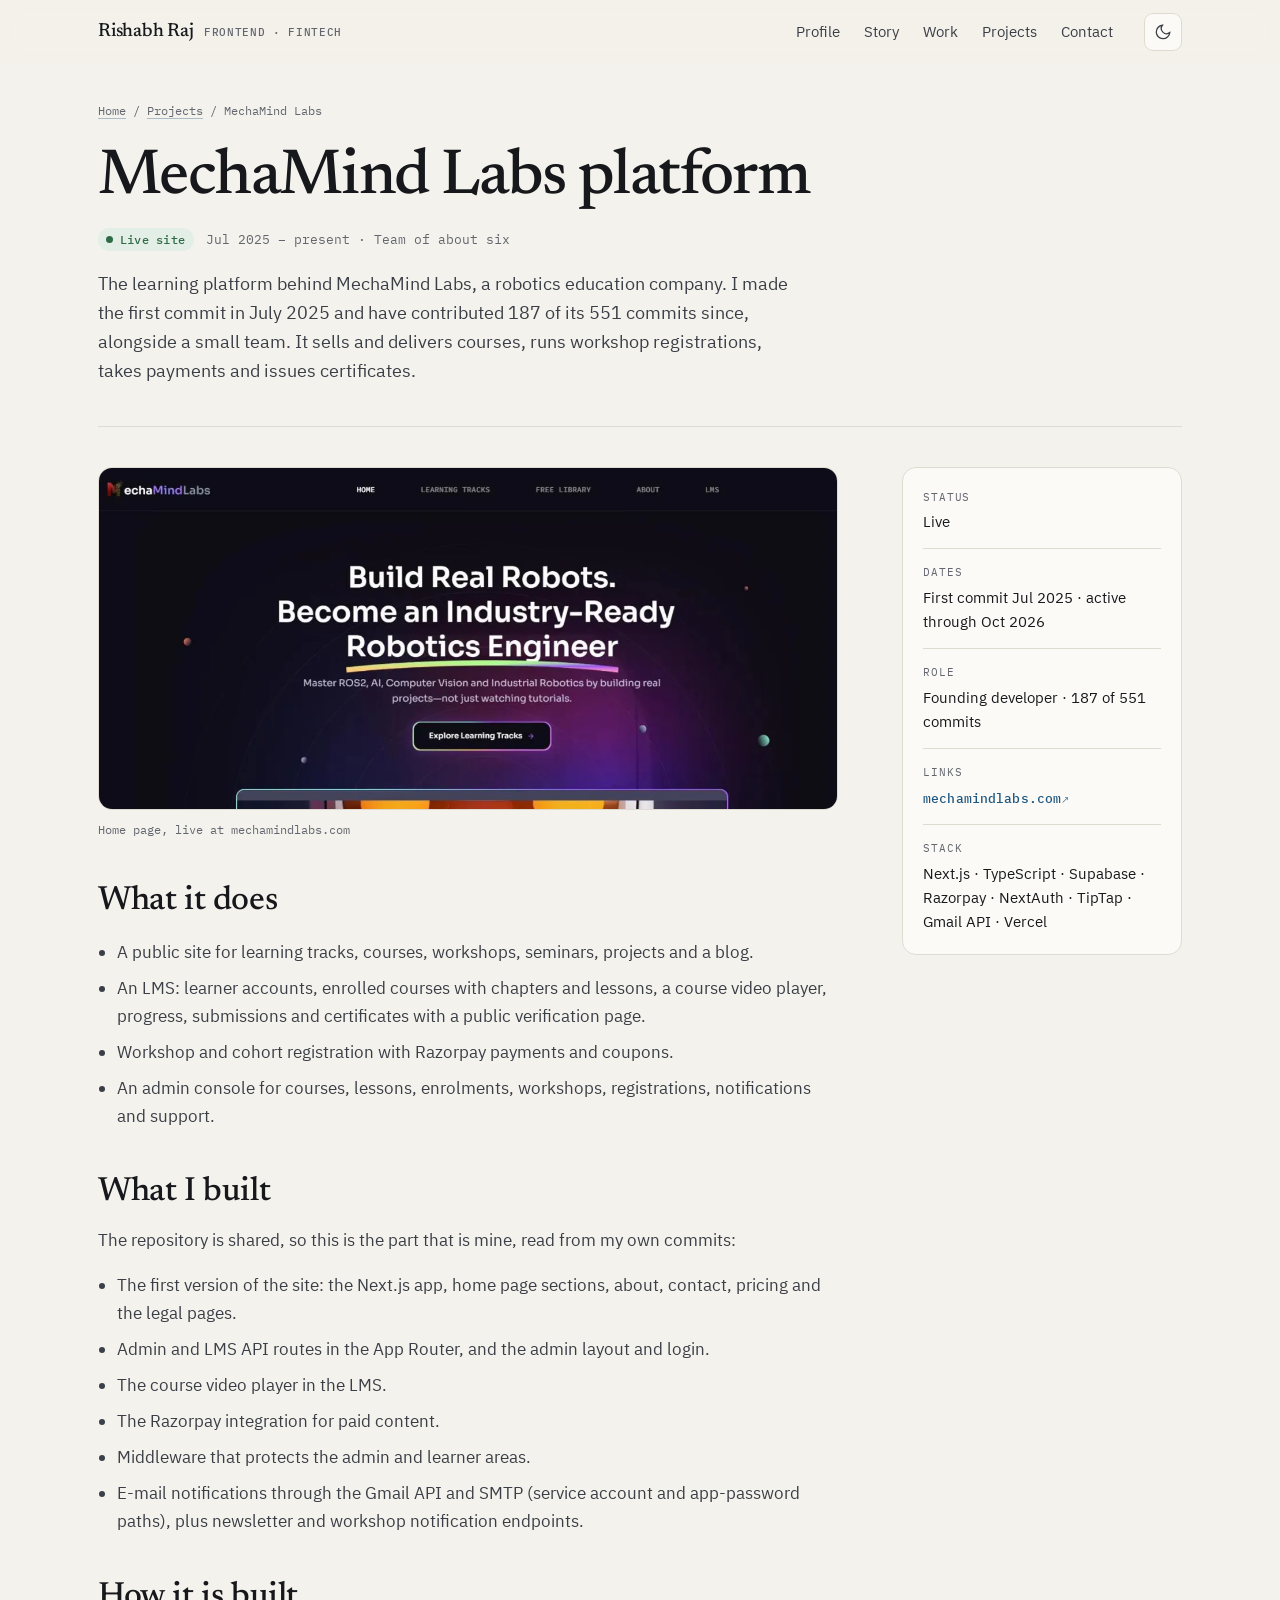
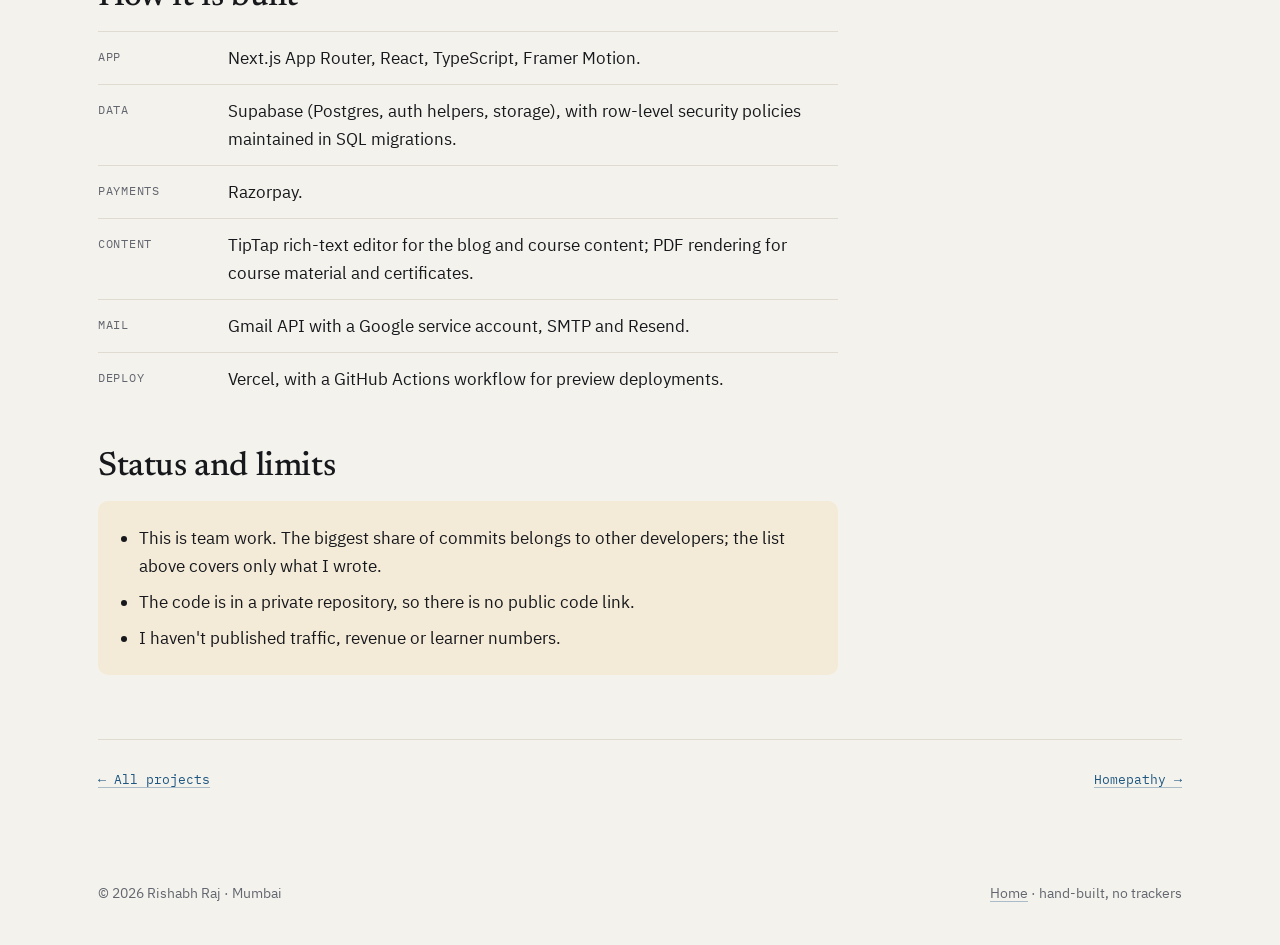
<file: projects/mechamind/index.html>
<!doctype html>
<html lang="en">
<head>
<meta charset="utf-8">
<meta name="viewport" content="width=device-width, initial-scale=1">
<title>MechaMind Labs platform · Rishabh Raj</title>
<meta name="description" content="How Rishabh Raj started and helped build the MechaMind Labs learning platform: LMS, workshops, Razorpay payments, certificates and an admin console on Next.js and Supabase.">
<link rel="canonical" href="https://rishabh-raj-dev.github.io/projects/mechamind/">
<meta name="theme-color" content="#f3efe6" media="(prefers-color-scheme: light)">
<meta name="theme-color" content="#121110" media="(prefers-color-scheme: dark)">
<meta property="og:type" content="article">
<meta property="og:title" content="MechaMind Labs platform · case study">
<meta property="og:description" content="A learning platform for a robotics education company.">
<meta property="og:url" content="https://rishabh-raj-dev.github.io/projects/mechamind/">
<meta property="og:image" content="https://rishabh-raj-dev.github.io/assets/img/og.jpg">
<meta name="twitter:card" content="summary_large_image">
<link rel="icon" href="../../favicon.svg" type="image/svg+xml">
<link rel="preload" href="../../assets/fonts/newsreader-latin-wght-normal.woff2" as="font" type="font/woff2" crossorigin>
<link rel="preload" href="../../assets/fonts/ibm-plex-sans-latin-400-normal.woff2" as="font" type="font/woff2" crossorigin>
<link rel="stylesheet" href="../../assets/css/site.css">
<script>try{var t=localStorage.getItem('theme');if(t==='light'||t==='dark')document.documentElement.setAttribute('data-theme',t)}catch(e){}</script>
<script src="../../assets/js/site.js" defer></script>
</head>
<body>
<a class="skip" href="#main">Skip to content</a>
<header class="nav" id="top">
  <div class="wrap">
    <a class="brand" href="../../">Rishabh Raj<span>Frontend · Fintech</span></a>
    <ul id="menu">
      <li><a href="../../#profile">Profile</a></li>
      <li><a href="../../#story">Story</a></li>
      <li><a href="../../#work">Work</a></li>
      <li><a href="../../#projects">Projects</a></li>
      <li><a href="../../#contact">Contact</a></li>
    </ul>
    <div class="nav-tools">
      <button class="icon-btn" type="button" data-theme-toggle aria-label="Switch theme"><svg viewBox="0 0 24 24" fill="none" stroke="currentColor" stroke-width="1.7" stroke-linecap="round" aria-hidden="true"><path d="M21 12.8A9 9 0 1 1 11.2 3a7 7 0 0 0 9.8 9.8z"/></svg></button>
      <button class="icon-btn menu-btn" type="button" data-menu aria-controls="menu" aria-expanded="false" aria-label="Menu"><svg viewBox="0 0 24 24" fill="none" stroke="currentColor" stroke-width="1.7" stroke-linecap="round" aria-hidden="true"><path d="M4 7h16M4 12h16M4 17h16"/></svg></button>
    </div>
  </div>
</header>
<main id="main">
<div class="wrap">
  <nav class="crumbs" aria-label="Breadcrumb"><a href="../../">Home</a> / <a href="../../#projects">Projects</a> / MechaMind Labs</nav>
  <header class="case-head">
    <h1>MechaMind Labs platform</h1>
    <div class="meta"><span class="status st-live">Live site</span><span class="dates">Jul 2025 – present · Team of about six</span></div>
    <p class="lede">The learning platform behind MechaMind Labs, a robotics education company. I made the first commit in July 2025 and have contributed 187 of its 551 commits since, alongside a small team. It sells and delivers courses, runs workshop registrations, takes payments and issues certificates.</p>
  </header>
  <div class="case-grid">
    <article class="case">
      <figure class="shot"><div class="ph"><img src="../../assets/img/mechamind-home-1280.webp" srcset="../../assets/img/mechamind-home-720.webp 720w, ../../assets/img/mechamind-home-1280.webp 1280w" sizes="(max-width:900px) 92vw, 760px" width="1280" height="592" decoding="async" alt="MechaMind Labs home page: the headline Build Real Robots, Become an Industry-Ready Robotics Engineer, with an Explore Learning Tracks button"></div><figcaption>Home page, live at mechamindlabs.com</figcaption></figure>

      <h2>What it does</h2>
      <ul>
        <li>A public site for learning tracks, courses, workshops, seminars, projects and a blog.</li>
        <li>An LMS: learner accounts, enrolled courses with chapters and lessons, a course video player, progress, submissions and certificates with a public verification page.</li>
        <li>Workshop and cohort registration with Razorpay payments and coupons.</li>
        <li>An admin console for courses, lessons, enrolments, workshops, registrations, notifications and support.</li>
      </ul>

      <h2>What I built</h2>
      <p>The repository is shared, so this is the part that is mine, read from my own commits:</p>
      <ul>
        <li>The first version of the site: the Next.js app, home page sections, about, contact, pricing and the legal pages.</li>
        <li>Admin and LMS API routes in the App Router, and the admin layout and login.</li>
        <li>The course video player in the LMS.</li>
        <li>The Razorpay integration for paid content.</li>
        <li>Middleware that protects the admin and learner areas.</li>
        <li>E-mail notifications through the Gmail API and SMTP (service account and app-password paths), plus newsletter and workshop notification endpoints.</li>
      </ul>

      <h2>How it is built</h2>
      <dl class="stack">
        <dt>App</dt><dd>Next.js App Router, React, TypeScript, Framer Motion.</dd>
        <dt>Data</dt><dd>Supabase (Postgres, auth helpers, storage), with row-level security policies maintained in SQL migrations.</dd>
        <dt>Payments</dt><dd>Razorpay.</dd>
        <dt>Content</dt><dd>TipTap rich-text editor for the blog and course content; PDF rendering for course material and certificates.</dd>
        <dt>Mail</dt><dd>Gmail API with a Google service account, SMTP and Resend.</dd>
        <dt>Deploy</dt><dd>Vercel, with a GitHub Actions workflow for preview deployments.</dd>
      </dl>

      <h2>Status and limits</h2>
      <div class="limits"><ul>
        <li>This is team work. The biggest share of commits belongs to other developers; the list above covers only what I wrote.</li>
        <li>The code is in a private repository, so there is no public code link.</li>
        <li>I haven't published traffic, revenue or learner numbers.</li>
      </ul></div>
    </article>
    <aside><dl>
      <dt>Status</dt><dd>Live</dd>
      <dt>Dates</dt><dd>First commit Jul 2025 · active through Oct 2026</dd>
      <dt>Role</dt><dd>Founding developer · 187 of 551 commits</dd>
      <dt>Links</dt><dd><a class="chip" href="https://www.mechamindlabs.com/" target="_blank" rel="noopener">mechamindlabs.com</a></dd>
      <dt>Stack</dt><dd>Next.js · TypeScript · Supabase · Razorpay · NextAuth · TipTap · Gmail API · Vercel</dd>
    </dl></aside>
  </div>
  <div class="next-proj"><a href="../../#projects">← All projects</a><a href="../homepathy/">Homepathy →</a></div>
</div>
</main>
<footer class="site">
  <div class="wrap">
    <span>© 2026 Rishabh Raj · Mumbai</span>
    <span><a href="../../">Home</a> · hand-built, no trackers</span>
  </div>
</footer>
</body>
</html>
</file>
<file: assets/css/site.css>
/* Rishabh Raj · portfolio · hand-written, no framework
   Type and palette follow curious-utkarsh.github.io: Newsreader + IBM Plex, ink-blue accent. */

@font-face{font-family:"Newsreader";font-style:normal;font-weight:200 800;font-display:optional;src:url(../fonts/newsreader-latin-wght-normal.woff2) format("woff2")}
@font-face{font-family:"Newsreader";font-style:italic;font-weight:200 800;font-display:optional;src:url(../fonts/newsreader-latin-wght-italic.woff2) format("woff2")}
@font-face{font-family:"Plex Sans";font-style:normal;font-weight:400;font-display:optional;src:url(../fonts/ibm-plex-sans-latin-400-normal.woff2) format("woff2")}
@font-face{font-family:"Plex Sans";font-style:italic;font-weight:400;font-display:optional;src:url(../fonts/ibm-plex-sans-latin-400-italic.woff2) format("woff2")}
@font-face{font-family:"Plex Sans";font-style:normal;font-weight:500;font-display:optional;src:url(../fonts/ibm-plex-sans-latin-500-normal.woff2) format("woff2")}
@font-face{font-family:"Plex Sans";font-style:normal;font-weight:600;font-display:optional;src:url(../fonts/ibm-plex-sans-latin-600-normal.woff2) format("woff2")}
@font-face{font-family:"Plex Mono";font-style:normal;font-weight:400;font-display:optional;src:url(../fonts/ibm-plex-mono-latin-400-normal.woff2) format("woff2")}
@font-face{font-family:"Plex Mono";font-style:normal;font-weight:500;font-display:optional;src:url(../fonts/ibm-plex-mono-latin-500-normal.woff2) format("woff2")}

/* ---------- tokens ---------- */
:root{
  --bg:#f4f2ec; --surface:#fbfaf6; --sunk:#ebe8e0;
  --ink:#16181c; --ink-2:#3a3e46; --muted:#62666f; --faint:#8d9099;
  --line:#dfdbd1; --line-2:#cfcabd;
  --accent:#1d5680; --accent-2:#163f5e; --accent-soft:#e3ecf2;
  --live:#2f6b45; --live-bg:#e3efe6; --code:#22686a; --code-bg:#ddeeed; --exp:#8a5a12; --exp-bg:#f4ead8; --arch:#5d6068; --arch-bg:#e6e5e1;
  --serif:"Newsreader",Georgia,"Times New Roman",serif;
  --sans:"Plex Sans",system-ui,-apple-system,"Segoe UI",Roboto,sans-serif;
  --mono:"Plex Mono",ui-monospace,SFMono-Regular,Menlo,Consolas,monospace;
  --r:10px; --r-lg:14px;
  --wrap:1140px; --gutter:28px;
  --shadow:0 1px 0 rgba(20,18,14,.03),0 8px 24px -16px rgba(20,18,14,.2);
  color-scheme:light;
}
@media (prefers-color-scheme:dark){:root:not([data-theme="light"]){
  --bg:#0f1114; --surface:#15181c; --sunk:#1b1f24;
  --ink:#ecebe6; --ink-2:#c9c8c2; --muted:#9ba0a8; --faint:#7b8089;
  --line:#262a30; --line-2:#323740;
  --accent:#8dbbe0; --accent-2:#b4d3ec; --accent-soft:#18242f;
  --live:#8fcaa1; --live-bg:#17251c; --code:#86cdca; --code-bg:#132423; --exp:#e2b56b; --exp-bg:#2a2214; --arch:#b0b4bb; --arch-bg:#1e2227;
  --shadow:0 1px 0 rgba(0,0,0,.2),0 10px 30px -18px rgba(0,0,0,.7);
  color-scheme:dark;
}}
:root[data-theme="dark"]{
  --bg:#0f1114; --surface:#15181c; --sunk:#1b1f24;
  --ink:#ecebe6; --ink-2:#c9c8c2; --muted:#9ba0a8; --faint:#7b8089;
  --line:#262a30; --line-2:#323740;
  --accent:#8dbbe0; --accent-2:#b4d3ec; --accent-soft:#18242f;
  --live:#8fcaa1; --live-bg:#17251c; --code:#86cdca; --code-bg:#132423; --exp:#e2b56b; --exp-bg:#2a2214; --arch:#b0b4bb; --arch-bg:#1e2227;
  --shadow:0 1px 0 rgba(0,0,0,.2),0 10px 30px -18px rgba(0,0,0,.7);
  color-scheme:dark;
}

/* ---------- base ---------- */
*,*::before,*::after{box-sizing:border-box}
html{-webkit-text-size-adjust:100%;scroll-behavior:smooth;scroll-padding-top:84px}
@media (prefers-reduced-motion:reduce){html{scroll-behavior:auto}}
body{margin:0;background:var(--bg);color:var(--ink);font:400 17px/1.65 var(--sans);text-rendering:optimizeLegibility;-webkit-font-smoothing:antialiased;overflow-x:hidden}
img{max-width:100%;height:auto;display:block}
a{color:var(--accent);text-decoration-thickness:1px;text-underline-offset:3px;text-decoration-color:color-mix(in srgb,var(--accent) 35%,transparent)}
a:hover{color:var(--accent-2);text-decoration-color:currentColor}
:focus-visible{outline:2px solid var(--accent);outline-offset:3px;border-radius:4px}
::selection{background:var(--accent);color:var(--bg)}
p{margin:0 0 1em}
h1,h2,h3,h4{font-family:var(--serif);font-weight:500;letter-spacing:-.012em;color:var(--ink);margin:0}
h1{font-size:clamp(2.35rem,5.2vw,4.1rem);line-height:1.04;letter-spacing:-.025em}
h2{font-size:clamp(1.75rem,3vw,2.35rem);line-height:1.12}
h3{font-size:1.32rem;line-height:1.25}
h4{font-size:1.08rem;line-height:1.3}
.mono{font-family:var(--mono)}
.muted{color:var(--muted)}
.sr-only{position:absolute;width:1px;height:1px;padding:0;margin:-1px;overflow:hidden;clip:rect(0,0,0,0);white-space:nowrap;border:0}
.skip{position:absolute;left:12px;top:0;transform:translateY(-120%);background:var(--ink);color:var(--bg);padding:10px 14px;border-radius:8px;z-index:100;text-decoration:none}
.skip:focus{transform:translateY(12px)}
.wrap{max-width:var(--wrap);margin:0 auto;padding:0 var(--gutter)}
@media (max-width:640px){:root{--gutter:16px}body{font-size:16.5px}}

/* ---------- nav ---------- */
.nav{position:sticky;top:0;z-index:50;background:color-mix(in srgb,var(--bg) 86%,transparent);backdrop-filter:saturate(1.4) blur(10px);-webkit-backdrop-filter:saturate(1.4) blur(10px);border-bottom:1px solid transparent;transition:border-color .2s}
.nav.scrolled{border-bottom-color:var(--line)}
.nav .wrap{display:flex;align-items:center;gap:20px;height:64px}
.brand{font-family:var(--serif);font-size:1.18rem;font-weight:500;letter-spacing:-.01em;color:var(--ink);text-decoration:none;white-space:nowrap}
.brand span{color:var(--muted);font-family:var(--mono);font-size:.7rem;letter-spacing:.06em;margin-left:10px;text-transform:uppercase}
.nav ul{list-style:none;margin:0 0 0 auto;padding:0;display:flex;gap:2px}
.nav ul a{display:block;padding:8px 11px;border-radius:8px;font-size:.92rem;color:var(--ink-2);text-decoration:none}
.nav ul a:hover{background:var(--sunk);color:var(--ink)}
.nav ul a.active{color:var(--ink);background:var(--sunk)}
.nav-tools{display:flex;align-items:center;gap:8px}
.icon-btn{width:38px;height:38px;border-radius:9px;border:1px solid var(--line);background:var(--surface);color:var(--ink-2);display:inline-grid;place-items:center;cursor:pointer;padding:0}
.icon-btn:hover{color:var(--ink);border-color:var(--line-2)}
.icon-btn svg{width:18px;height:18px}
.menu-btn{display:none}
@media (max-width:900px){
  .nav ul{display:none;position:absolute;top:64px;left:0;right:0;flex-direction:column;background:var(--bg);border-bottom:1px solid var(--line);padding:8px var(--gutter) 16px}
  .nav.open ul{display:flex}
  .nav ul a{padding:12px 8px;font-size:1rem}
  .menu-btn{display:inline-grid}
  .nav-tools{margin-left:auto}
}
@media (max-width:420px){.brand span{display:none}}

/* ---------- buttons, chips, status ---------- */
.btns{display:flex;flex-wrap:wrap;gap:10px}
.btn{display:inline-flex;align-items:center;gap:8px;height:44px;padding:0 18px;border-radius:999px;font:500 .95rem/1 var(--sans);text-decoration:none;border:1px solid var(--line-2);color:var(--ink);background:var(--surface);transition:background .15s,border-color .15s}
.btn:hover{border-color:var(--ink-2);color:var(--ink)}
.btn.primary{background:var(--ink);border-color:var(--ink);color:var(--bg)}
.btn.primary:hover{background:var(--ink-2);border-color:var(--ink-2);color:var(--bg)}
.chips{display:flex;flex-wrap:wrap;gap:6px 14px;margin-top:10px}
.chip{font:500 .8rem/1.4 var(--mono);letter-spacing:.01em;color:var(--accent);text-decoration:none;display:inline-flex;align-items:center;gap:5px;white-space:nowrap}
.chip:hover{text-decoration:underline}
.chip::after{content:"↗";font-size:.78em;opacity:.7}
.chip.int::after{content:"→"}
.label{font:500 .72rem/1.3 var(--mono);letter-spacing:.09em;text-transform:uppercase;color:var(--muted)}
.meta{display:flex;flex-wrap:wrap;align-items:center;gap:6px 12px}
.status{display:inline-flex;align-items:center;gap:7px;font:500 .74rem/1 var(--mono);letter-spacing:.02em;padding:6px 9px 6px 8px;border-radius:999px;white-space:nowrap}
.status::before{content:"";width:7px;height:7px;border-radius:50%;background:currentColor}
.st-live{color:var(--live);background:var(--live-bg)}
.st-code{color:var(--code);background:var(--code-bg)}
.st-exp{color:var(--exp);background:var(--exp-bg)}
.st-arch{color:var(--arch);background:var(--arch-bg)}
.dates{font:400 .8rem/1.4 var(--mono);color:var(--muted)}
.tags{display:flex;flex-wrap:wrap;gap:6px;margin:12px 0 0;padding:0;list-style:none}
.tags li{font-family:var(--mono);font-size:.72rem;border:1px solid var(--line);border-radius:6px;padding:2px 7px;color:var(--ink-2)}

/* ---------- hero ---------- */
/* the hero sits on a live 3D field (assets/js/field.js); the copy keeps a quiet ground of its own */
.hero{position:relative;isolation:isolate;overflow:hidden;min-height:min(88svh,860px);display:flex;align-items:center;padding:clamp(56px,8vw,104px) 0 clamp(96px,12vw,150px)}
.hero>.wrap{width:100%}
.field{position:absolute;inset:0;z-index:-1;width:100%;height:100%;opacity:0;transition:opacity 1.4s cubic-bezier(.2,.7,.2,1)}
.field.on{opacity:1}
.hero::before{content:"";position:absolute;inset:0;z-index:-1;pointer-events:none;background:
  linear-gradient(90deg,var(--bg) 0%,color-mix(in srgb,var(--bg) 86%,transparent) 40%,color-mix(in srgb,var(--bg) 10%,transparent) 78%),
  linear-gradient(180deg,var(--bg) 0%,transparent 18%,transparent 78%,var(--bg) 100%)}
.hero::after{content:"";position:absolute;inset:0;z-index:-2;background:radial-gradient(60% 50% at 75% 70%,color-mix(in srgb,var(--accent) 14%,transparent),transparent 70%)}
@media (max-width:1100px){.hero::before{background:linear-gradient(180deg,var(--bg) 0%,color-mix(in srgb,var(--bg) 88%,transparent) 50%,color-mix(in srgb,var(--bg) 40%,transparent) 80%,var(--bg) 100%)}}
@media (max-width:860px){.hero{min-height:0}}
.hero .wrap{display:grid;grid-template-columns:minmax(0,1.35fr) minmax(0,1fr);gap:clamp(32px,5vw,64px);align-items:center}
.eyebrow{display:flex;flex-wrap:wrap;gap:8px 0;font:500 .74rem/1.4 var(--mono);letter-spacing:.08em;text-transform:uppercase;color:var(--muted);margin-bottom:26px}
.eyebrow span+span::before{content:"·";margin:0 10px;color:var(--faint)}
.hero .wrap.solo{grid-template-columns:minmax(0,1fr)}
.hero .wrap.solo h1{max-width:20ch}
.hero h1 em{font-style:italic;font-weight:400;color:var(--ink-2)}
.hero .lede{font-size:1.12rem;color:var(--ink-2);max-width:58ch;margin:24px 0 30px}
.hero .lede strong{color:var(--ink);font-weight:500}
.hero-media figure{margin:0}
.hero-media .ph{border-radius:var(--r-lg);overflow:hidden;background:var(--sunk);box-shadow:var(--shadow)}
.hero-media img{width:100%;height:100%;object-fit:cover}
.hero-media figcaption{font-family:var(--mono);font-size:.74rem;color:var(--muted);margin-top:10px;line-height:1.5}
.hero-media figcaption b{color:var(--ink);font-weight:500}
@media (max-width:860px){.hero .wrap{grid-template-columns:1fr}.hero-media{max-width:420px}}

/* hero terminal: a short typed session; always dark, like a real terminal */
.hero h1{font-size:clamp(2.4rem,5vw,4.3rem);line-height:1.02;letter-spacing:-.03em}
.term{--t-bg:#14171b;--t-bar:#1c2026;--t-line:#2a2f37;--t-ink:#d9dbd6;--t-dim:#7f8590;--t-prompt:#8dbbe0;--t-key:#86cdca;--t-str:#e2b56b;--t-year:#8fcaa1;
  background:color-mix(in srgb,var(--t-bg) 84%,transparent);-webkit-backdrop-filter:blur(14px) saturate(1.3);backdrop-filter:blur(14px) saturate(1.3);border:1px solid var(--t-line);border-radius:var(--r-lg);box-shadow:0 1px 0 rgba(0,0,0,.08),0 22px 48px -24px rgba(10,12,16,.55);overflow:hidden;min-width:0}
.term-bar{display:flex;align-items:center;gap:7px;padding:11px 14px;background:var(--t-bar);border-bottom:1px solid var(--t-line);font:400 .72rem/1 var(--mono);color:var(--t-dim)}
.term-bar i{width:10px;height:10px;border-radius:50%;background:#3a3f48}
.term-bar span{margin-left:8px;flex:1;white-space:nowrap;overflow:hidden;text-overflow:ellipsis}
.term-replay{font:inherit;color:var(--t-dim);background:none;border:1px solid var(--t-line);border-radius:6px;padding:4px 8px;cursor:pointer;opacity:0;transition:opacity .3s,color .2s}
.term.done .term-replay{opacity:1}
.term-replay:hover{color:var(--t-ink)}
.term-body{margin:0;padding:18px 20px 20px;font:400 .84rem/1.62 var(--mono);color:var(--t-ink)}
.term-body .ln{display:block;white-space:pre-wrap;overflow-wrap:anywhere}
.term-body .out{color:var(--t-dim);margin-bottom:6px}
.term-body b{font-weight:500;color:var(--t-prompt)}
.term-body s{text-decoration:none;color:var(--t-key)}
.term-body u{text-decoration:none;color:var(--t-str)}
.term-body em{font-style:normal;color:var(--t-year)}
.term-body .out:not(:has(s)){color:var(--t-ink)}
.caret{display:inline-block;width:.58em;height:1.05em;vertical-align:-.17em;background:var(--t-prompt);margin-left:1px;animation:blink 1.05s steps(1) infinite}
.typing .caret{animation:none}
@keyframes blink{50%{opacity:0}}
.term.anim .ln{visibility:hidden}
.term.anim .ln.on{visibility:visible}
@media (max-width:860px){.term{max-width:560px}}
@media (max-width:420px){.term-body{font-size:.76rem;padding:14px 14px 16px}}
@media (prefers-reduced-motion:reduce){.caret{animation:none}}

/* ---------- glance strip ---------- */
.glance{border-top:1px solid var(--line);border-bottom:1px solid var(--line);background:var(--surface)}
.glance .wrap{display:grid;grid-template-columns:repeat(4,minmax(0,1fr))}
.glance .cell{padding:22px 20px}
.glance .cell+.cell{border-left:1px solid var(--line)}
.glance .cell:first-child{padding-left:0}
.glance .v{font-family:var(--serif);font-weight:500;font-size:1.15rem;line-height:1.15;margin:6px 0 4px}
.glance .s{font-size:.86rem;color:var(--muted);line-height:1.45}
@media (max-width:900px){.glance .wrap{grid-template-columns:repeat(2,minmax(0,1fr))}.glance .cell:nth-child(3){border-left:0;padding-left:0}.glance .cell:nth-child(n+3){border-top:1px solid var(--line)}}
@media (max-width:520px){.glance .wrap{grid-template-columns:1fr}.glance .cell,.glance .cell:nth-child(3){border-left:0;padding-left:0}.glance .cell+.cell{border-top:1px solid var(--line)}}

/* ---------- sections ---------- */
.section{padding:clamp(64px,9vw,112px) 0;border-bottom:1px solid var(--line)}
.sec-head{display:grid;grid-template-columns:200px minmax(0,1fr);gap:24px;margin-bottom:clamp(28px,4vw,48px)}
.sec-head .num{font:500 .76rem/1.6 var(--mono);letter-spacing:.08em;text-transform:uppercase;color:var(--muted);padding-top:9px;border-top:1px solid var(--ink);align-self:start}
.sec-head .num b{color:var(--ink);font-weight:500;margin-right:8px}
.sec-head .lead{color:var(--muted);margin:12px 0 0;max-width:62ch}
.sec-body{margin-left:224px}
@media (max-width:900px){.sec-head{grid-template-columns:1fr;gap:8px}.sec-body{margin-left:0}}
.sub{display:flex;align-items:baseline;justify-content:space-between;gap:16px;margin:56px 0 16px;padding-top:20px;border-top:1px solid var(--line)}
.sub h3{font-size:1.5rem}

/* ---------- profile ---------- */
.in-short{font-family:var(--serif);font-size:clamp(1.25rem,2vw,1.5rem);line-height:1.42;color:var(--ink);margin-bottom:28px}
.facts{display:grid;grid-template-columns:150px minmax(0,1fr);margin:0}
.facts dt,.facts dd{padding:14px 0;border-top:1px solid var(--line);margin:0}
.facts dt{font-family:var(--mono);font-size:.74rem;letter-spacing:.08em;text-transform:uppercase;color:var(--muted);padding-top:17px}
.facts dd strong{font-weight:500}
.facts .aside{display:block;font-size:.88rem;color:var(--muted);margin-top:4px}
@media (max-width:640px){.facts{grid-template-columns:1fr}.facts dd{border-top:0;padding-top:0}}

/* ---------- story timeline ---------- */
.story{position:relative;margin:0;padding:0;list-style:none}
.story::before{content:"";position:absolute;left:150px;top:6px;bottom:6px;width:1px;background:var(--line-2)}
.story-line{position:absolute;left:150px;top:6px;bottom:6px;width:1px;list-style:none;pointer-events:none}
.story-line span{position:absolute;inset:0;background:linear-gradient(180deg,var(--accent),var(--live));transform-origin:top;transform:scaleY(0);box-shadow:0 0 12px var(--accent)}
.no-js .story-line,.reduce .story-line{display:none}
.chapter{position:relative;display:grid;grid-template-columns:130px minmax(0,1fr);gap:41px;padding:0 0 34px}
.chapter::before{content:"";position:absolute;left:146px;top:9px;width:9px;height:9px;border-radius:50%;background:var(--bg);border:1px solid var(--muted)}
.chapter.key::before{background:var(--accent);border-color:var(--accent)}
.chapter .when{font-family:var(--mono);font-size:.76rem;color:var(--muted);text-align:right;padding-top:3px}
.chapter h3{font-size:1.2rem;margin-bottom:6px}
.chapter p{color:var(--ink-2);margin:0;max-width:64ch}
@media (max-width:640px){
  .story::before,.story-line{left:4px}
  .chapter{grid-template-columns:1fr;gap:4px;padding-left:28px}
  .chapter::before{left:0}
  .chapter .when{text-align:left}
}

/* ---------- work (roles) ---------- */
.roles{display:grid;grid-template-columns:repeat(2,minmax(0,1fr));gap:16px}
.role{background:var(--surface);border:1px solid var(--line);border-radius:var(--r-lg);padding:24px 24px 20px}
.role.now{grid-column:1 / -1;border-color:color-mix(in srgb,var(--accent) 40%,var(--line))}
.role h3{margin:10px 0 2px;font-size:1.25rem}
.role .org{color:var(--muted);margin-bottom:12px}
.role ul{margin:0;padding-left:1.1em;color:var(--ink-2)}
.role li+li{margin-top:6px}
@media (max-width:760px){.roles{grid-template-columns:1fr}}

/* ---------- projects ---------- */
.proj-grid{display:grid;grid-template-columns:repeat(2,minmax(0,1fr));gap:18px}
.proj{background:var(--surface);border:1px solid var(--line);border-radius:var(--r-lg);overflow:hidden;display:flex;flex-direction:column}
.proj .media{display:block;aspect-ratio:16/9;overflow:hidden;background:var(--sunk);border-bottom:1px solid var(--line)}
.proj .media img{width:100%;height:100%;object-fit:cover;transition:transform .5s ease}
.proj:hover .media img{transform:scale(1.02)}
.proj .media.type{display:grid;place-items:center;padding:24px;font-family:var(--serif);font-weight:500;font-style:italic;font-size:clamp(2rem,4vw,2.6rem);color:var(--ink-2);background:linear-gradient(135deg,var(--sunk),var(--surface))}
.proj .body{padding:20px 22px 22px;display:flex;flex-direction:column;gap:8px;flex:1}
.proj h3 a{color:var(--ink);text-decoration:none}
.proj h3 a:hover{color:var(--accent)}
.proj p{color:var(--ink-2);margin:0}
.proj .chips{margin-top:auto;padding-top:8px}
@media (max-width:760px){.proj-grid{grid-template-columns:1fr}}
.rows{border-top:1px solid var(--line)}
.row{display:grid;grid-template-columns:minmax(0,1fr) minmax(0,1.6fr);gap:12px 28px;padding:20px 0;border-bottom:1px solid var(--line)}
.row h4{margin-bottom:6px}
.row p{margin:0;color:var(--ink-2)}
@media (max-width:760px){.row{grid-template-columns:1fr}}

/* ---------- contact ---------- */
.else{display:grid;grid-template-columns:repeat(auto-fill,minmax(240px,1fr));gap:12px}
.else a{display:block;padding:18px 20px;border:1px solid var(--line);border-radius:var(--r);background:var(--surface);text-decoration:none;color:var(--ink);transition:border-color .2s}
.else a:hover{border-color:var(--accent)}
.else .p{font-weight:500}
.else .p::after{content:" ↗";color:var(--muted);font-size:.85em}
.else .r{font-size:.88rem;color:var(--muted);margin-top:2px}
.contact{display:flex;flex-wrap:wrap;justify-content:space-between;align-items:end;gap:24px;margin-top:48px;padding-top:28px;border-top:1px solid var(--line)}
.contact .big{font-family:var(--serif);font-weight:500;font-size:clamp(1.5rem,2.6vw,2rem);color:var(--ink);text-decoration:none}

/* ---------- case study pages ---------- */
.crumbs{font-family:var(--mono);font-size:.76rem;color:var(--muted);padding-top:36px}
.crumbs a{color:var(--muted)}
.case-head{padding:24px 0 40px;border-bottom:1px solid var(--line);margin-bottom:40px}
.case-head h1{font-size:clamp(2.4rem,5.4vw,4rem);margin-bottom:16px}
.case-head .lede{font-size:1.1rem;color:var(--ink-2);max-width:64ch;margin:18px 0 0}
.case-grid{display:grid;grid-template-columns:minmax(0,1fr) 280px;gap:clamp(32px,5vw,64px);align-items:start;padding-bottom:64px}
.case h2{font-size:clamp(1.7rem,2.8vw,2.1rem);margin:44px 0 14px}
.case h2:first-child{margin-top:0}
.case ul{padding-left:1.1em;color:var(--ink-2)}
.case li+li{margin-top:8px}
.case p{color:var(--ink-2)}
.shot{margin:0 0 8px}
.shot .ph{border-radius:var(--r-lg);overflow:hidden;border:1px solid var(--line);background:var(--sunk)}
.shot figcaption{font-family:var(--mono);font-size:.74rem;color:var(--muted);margin-top:10px}
.media-row{display:grid;grid-template-columns:repeat(2,minmax(0,1fr));gap:14px;margin:24px 0}
.media-row figure{margin:0}
.media-row .ph{border-radius:var(--r);overflow:hidden;border:1px solid var(--line);background:var(--sunk)}
.media-row figcaption{font-family:var(--mono);font-size:.72rem;color:var(--muted);margin-top:8px}
.stack{display:grid;grid-template-columns:130px minmax(0,1fr);margin:0}
.stack dt,.stack dd{margin:0;padding:12px 0;border-top:1px solid var(--line)}
.stack dt{font-family:var(--mono);font-size:.74rem;letter-spacing:.06em;text-transform:uppercase;color:var(--muted);padding-top:15px}
.limits{background:var(--exp-bg);border-radius:var(--r);padding:6px 22px}
.limits ul{color:var(--ink)}
.case-grid aside{position:sticky;top:88px;border:1px solid var(--line);border-radius:var(--r-lg);background:var(--surface);padding:6px 20px}
.case-grid aside dl{margin:0}
.case-grid aside dt{font-family:var(--mono);font-size:.7rem;letter-spacing:.08em;text-transform:uppercase;color:var(--muted);padding-top:14px}
.case-grid aside dd{margin:4px 0 0;padding-bottom:14px;border-bottom:1px solid var(--line);font-size:.92rem}
.case-grid aside dd:last-child{border-bottom:0}
.case-grid aside .chip{display:inline-block;margin-right:10px}
.next-proj{display:flex;justify-content:space-between;gap:16px;padding:28px 0 64px;border-top:1px solid var(--line);font-family:var(--mono);font-size:.84rem}
@media (max-width:900px){.case-grid{grid-template-columns:1fr}.case-grid aside{position:static}}
@media (max-width:560px){.media-row{grid-template-columns:1fr}.stack{grid-template-columns:1fr}.stack dd{border-top:0;padding-top:0}}

/* ---------- 404 ---------- */
.lost{padding:clamp(80px,14vw,160px) 0}
.lost h1{margin:12px 0 16px}

/* ---------- footer ---------- */
footer.site{padding:28px 0 40px;font-size:.86rem;color:var(--muted)}
footer.site .wrap{display:flex;flex-wrap:wrap;justify-content:space-between;gap:10px}
footer.site a{color:var(--muted)}

/* ---------- reveal ---------- */
.js .reveal{opacity:0;transform:translateY(12px);transition:opacity .7s cubic-bezier(.2,.7,.2,1),transform .7s cubic-bezier(.2,.7,.2,1)}
.js .reveal.in{opacity:1;transform:none}
@media (prefers-reduced-motion:reduce){.js .reveal{opacity:1;transform:none;transition:none}.proj .media img{transition:none}}

/* ---------- stack line: the tools, sliding past (doubled in JS for a seamless loop) ---------- */
.stackline{overflow:hidden;border-bottom:1px solid var(--line);padding:16px 0;-webkit-mask:linear-gradient(90deg,transparent,#000 8%,#000 92%,transparent);mask:linear-gradient(90deg,transparent,#000 8%,#000 92%,transparent)}
.stackline .track{display:flex;width:max-content;align-items:center;gap:22px;font:500 .82rem/1 var(--mono);letter-spacing:.06em;text-transform:uppercase;color:var(--muted);white-space:nowrap;animation:slide 40s linear infinite}
.stackline i{width:5px;height:5px;border-radius:50%;background:var(--accent);opacity:.7}
.stackline:hover .track{animation-play-state:paused}
@keyframes slide{to{transform:translateX(-50%)}}
@media (prefers-reduced-motion:reduce){.stackline .track{animation:none}}

/* ---------- spotlight cards: a soft light follows the pointer across the surface and its border ---------- */
.spot{position:relative;isolation:isolate}
.spot::before{content:"";position:absolute;inset:-1px;z-index:-1;border-radius:inherit;pointer-events:none;opacity:0;transition:opacity .35s;
  background:radial-gradient(420px circle at var(--mx,50%) var(--my,50%),color-mix(in srgb,var(--accent) 16%,transparent),transparent 45%)}
.spot::after{content:"";position:absolute;inset:-1px;border-radius:inherit;pointer-events:none;opacity:0;transition:opacity .35s;padding:1px;
  background:radial-gradient(260px circle at var(--mx,50%) var(--my,50%),color-mix(in srgb,var(--accent) 70%,transparent),transparent 60%);
  -webkit-mask:linear-gradient(#000 0 0) content-box,linear-gradient(#000 0 0);-webkit-mask-composite:xor;mask:linear-gradient(#000 0 0) content-box exclude,linear-gradient(#000 0 0)}
.spot:hover::before,.spot:hover::after{opacity:1}
.role,.proj,.else a{transition:transform .35s cubic-bezier(.2,.7,.2,1),border-color .2s}
.role:hover,.proj:hover{transform:translateY(-3px)}

/* the current role: a light runs around its border */
@property --ang{syntax:"<angle>";inherits:false;initial-value:0deg}
.role.now{border-color:transparent;background:linear-gradient(var(--surface),var(--surface)) padding-box,conic-gradient(from var(--ang),var(--line) 0 70%,var(--accent) 82%,var(--live) 88%,var(--line) 96%) border-box;animation:beam 6s linear infinite}
@keyframes beam{to{--ang:360deg}}
@media (prefers-reduced-motion:reduce){.role.now{animation:none}.role:hover,.proj:hover{transform:none}}

/* headings split into words by site.js, each rising out of its own line box */
.split .wd{display:inline-block;overflow:hidden;vertical-align:top;padding-bottom:.1em;margin-bottom:-.1em}
.split .wd>span{display:inline-block;will-change:transform}
.btn.primary{will-change:transform}
</file>
